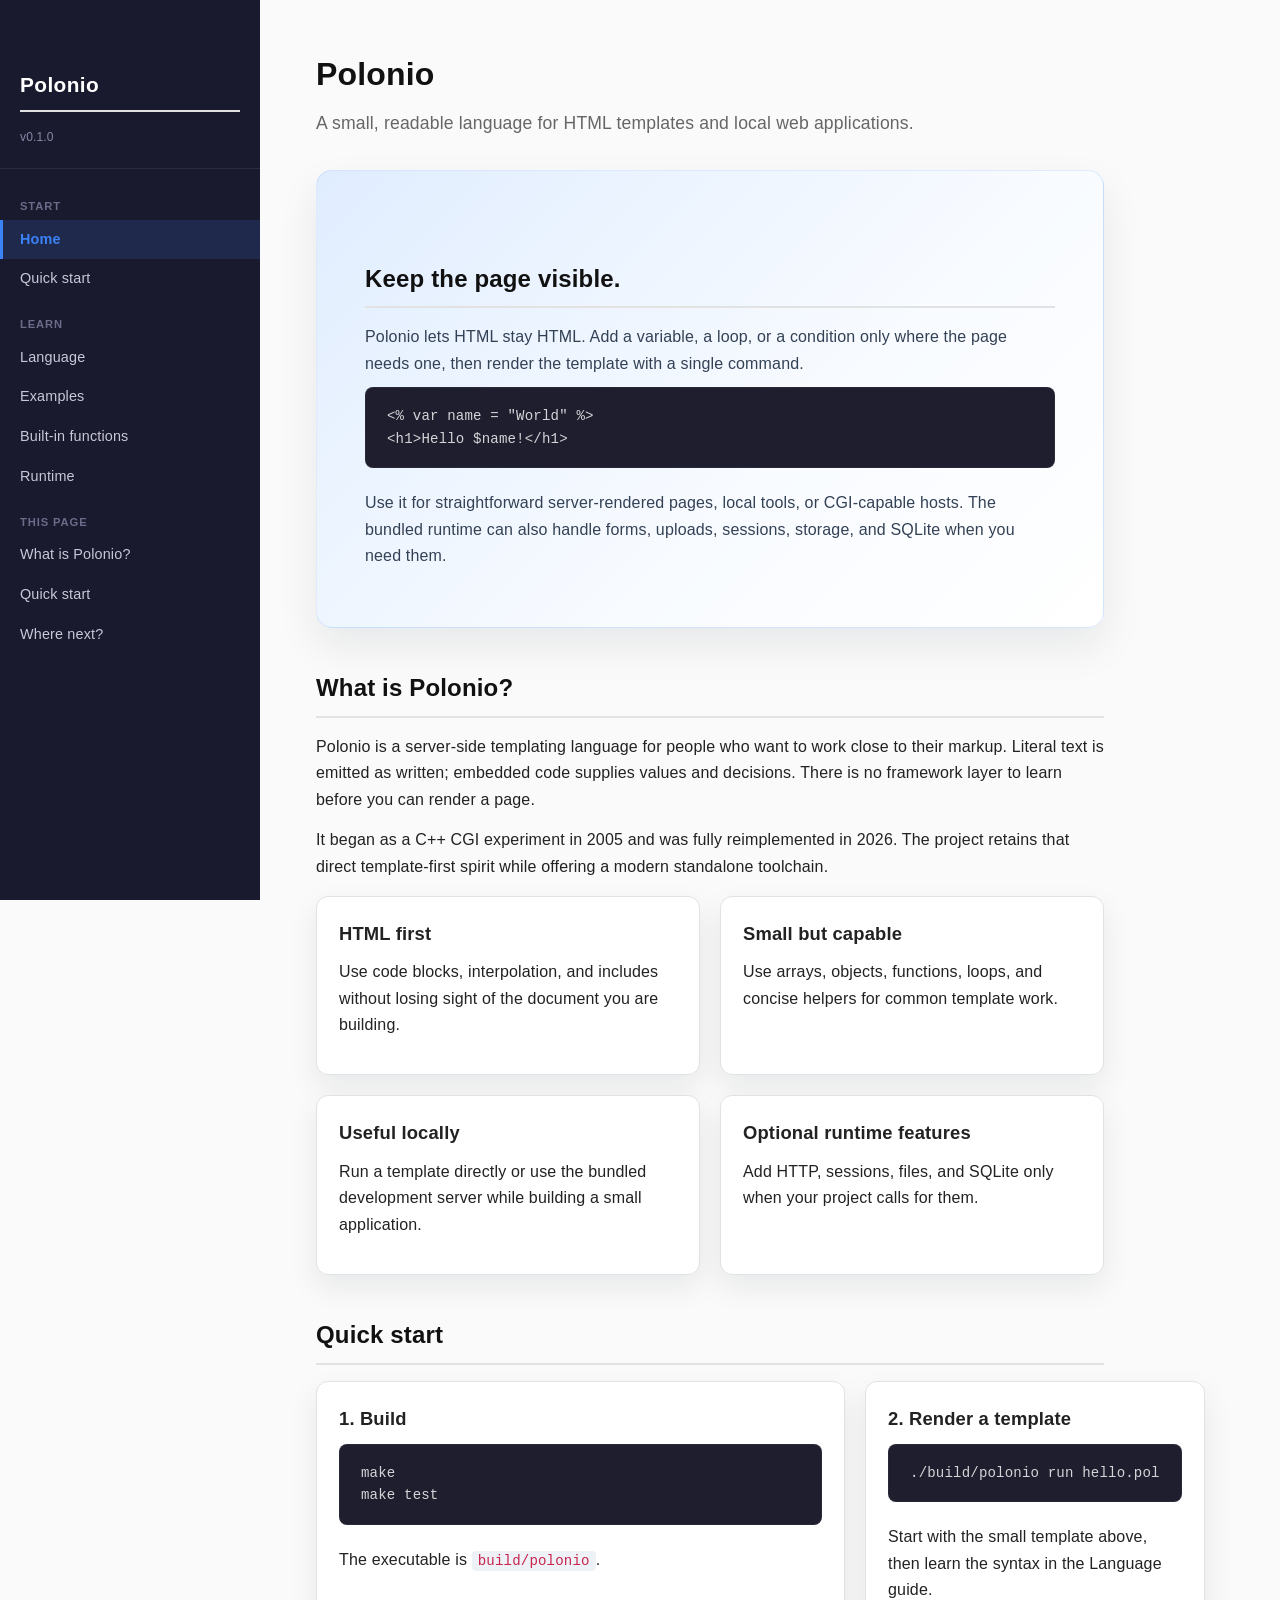
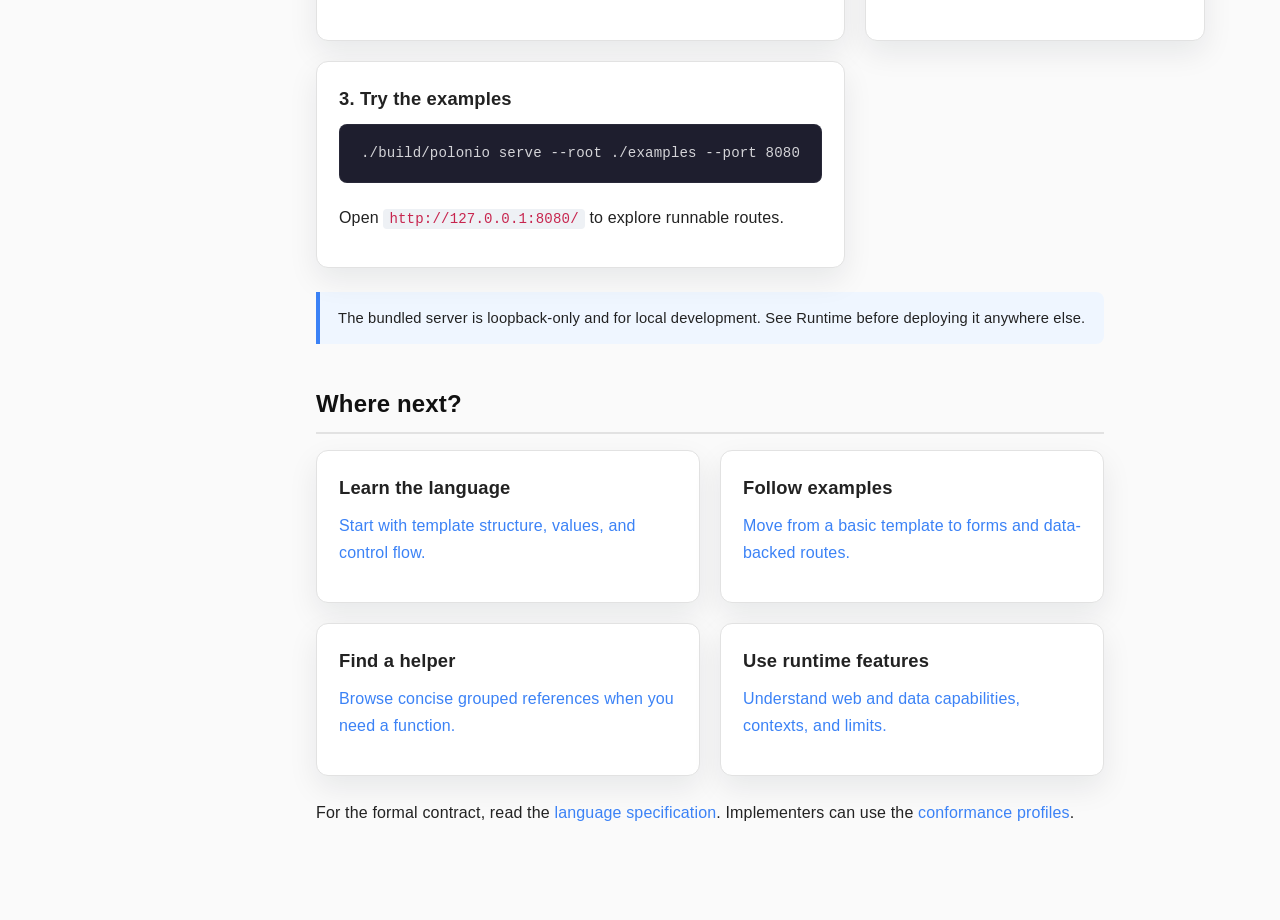
<file: docs/site/index.html>
<!doctype html>
<html lang="en">
<head>
  <meta charset="utf-8">
  <meta name="viewport" content="width=device-width,initial-scale=1">
  <title>Home — Polonio</title>
  <link rel="stylesheet" href="style.css">
</head>
<body>
<button class="hamburger" onclick="document.querySelector('.sidebar').classList.toggle('open')">&#9776;</button>
<aside class="sidebar">
  <div class="sidebar-brand"><h2>Polonio</h2><div class="tagline">v0.1.0</div></div>
  <nav>
    <div class="nav-section">Start</div>
    <a href="index.html" class="active">Home</a>
    <a class="sub" href="#quickstart">Quick start</a>
    <div class="nav-section">Learn</div>
    <a href="language.html">Language</a>
    <a href="examples.html">Examples</a>
    <a href="builtins.html">Built-in functions</a>
    <a href="runtime.html">Runtime</a>
    <div class="nav-section">This Page</div>
    <a href="#what-is">What is Polonio?</a>
    <a href="#quickstart">Quick start</a>
    <a href="#next">Where next?</a>
  </nav>
</aside>
<main class="content">
  <h1>Polonio</h1>
  <p class="subtitle">A small, readable language for HTML templates and local web applications.</p>

  <section class="hero">
    <h2>Keep the page visible.</h2>
    <p>Polonio lets HTML stay HTML. Add a variable, a loop, or a condition only where the page needs one, then render the template with a single command.</p>
    <pre><code>&lt;% var name = "World" %&gt;
&lt;h1&gt;Hello $name!&lt;/h1&gt;</code></pre>
    <p>Use it for straightforward server-rendered pages, local tools, or CGI-capable hosts. The bundled runtime can also handle forms, uploads, sessions, storage, and SQLite when you need them.</p>
  </section>

  <section id="what-is">
    <h2>What is Polonio?</h2>
    <p>Polonio is a server-side templating language for people who want to work close to their markup. Literal text is emitted as written; embedded code supplies values and decisions. There is no framework layer to learn before you can render a page.</p>
    <p>It began as a C++ CGI experiment in 2005 and was fully reimplemented in 2026. The project retains that direct template-first spirit while offering a modern standalone toolchain.</p>
    <div class="grid-2">
      <div class="card"><h3>HTML first</h3><p>Use code blocks, interpolation, and includes without losing sight of the document you are building.</p></div>
      <div class="card"><h3>Small but capable</h3><p>Use arrays, objects, functions, loops, and concise helpers for common template work.</p></div>
      <div class="card"><h3>Useful locally</h3><p>Run a template directly or use the bundled development server while building a small application.</p></div>
      <div class="card"><h3>Optional runtime features</h3><p>Add HTTP, sessions, files, and SQLite only when your project calls for them.</p></div>
    </div>
  </section>

  <section id="quickstart">
    <h2>Quick start</h2>
    <div class="grid-2">
      <div class="card">
        <h3>1. Build</h3>
        <pre><code>make
make test</code></pre>
        <p>The executable is <code>build/polonio</code>.</p>
      </div>
      <div class="card">
        <h3>2. Render a template</h3>
        <pre><code>./build/polonio run hello.pol</code></pre>
        <p>Start with the small template above, then learn the syntax in the Language guide.</p>
      </div>
      <div class="card">
        <h3>3. Try the examples</h3>
        <pre><code>./build/polonio serve --root ./examples --port 8080</code></pre>
        <p>Open <code>http://127.0.0.1:8080/</code> to explore runnable routes.</p>
      </div>
    </div>
    <div class="note">The bundled server is loopback-only and for local development. See Runtime before deploying it anywhere else.</div>
  </section>

  <section id="next">
    <h2>Where next?</h2>
    <div class="grid-2">
      <a class="card" href="language.html"><h3>Learn the language</h3><p>Start with template structure, values, and control flow.</p></a>
      <a class="card" href="examples.html"><h3>Follow examples</h3><p>Move from a basic template to forms and data-backed routes.</p></a>
      <a class="card" href="builtins.html"><h3>Find a helper</h3><p>Browse concise grouped references when you need a function.</p></a>
      <a class="card" href="runtime.html"><h3>Use runtime features</h3><p>Understand web and data capabilities, contexts, and limits.</p></a>
    </div>
    <p>For the formal contract, read the <a href="../polonio_language_spec_v0_1.md">language specification</a>. Implementers can use the <a href="../CONFORMANCE_PROFILES.md">conformance profiles</a>.</p>
  </section>
</main>
</body>
</html>
</file>
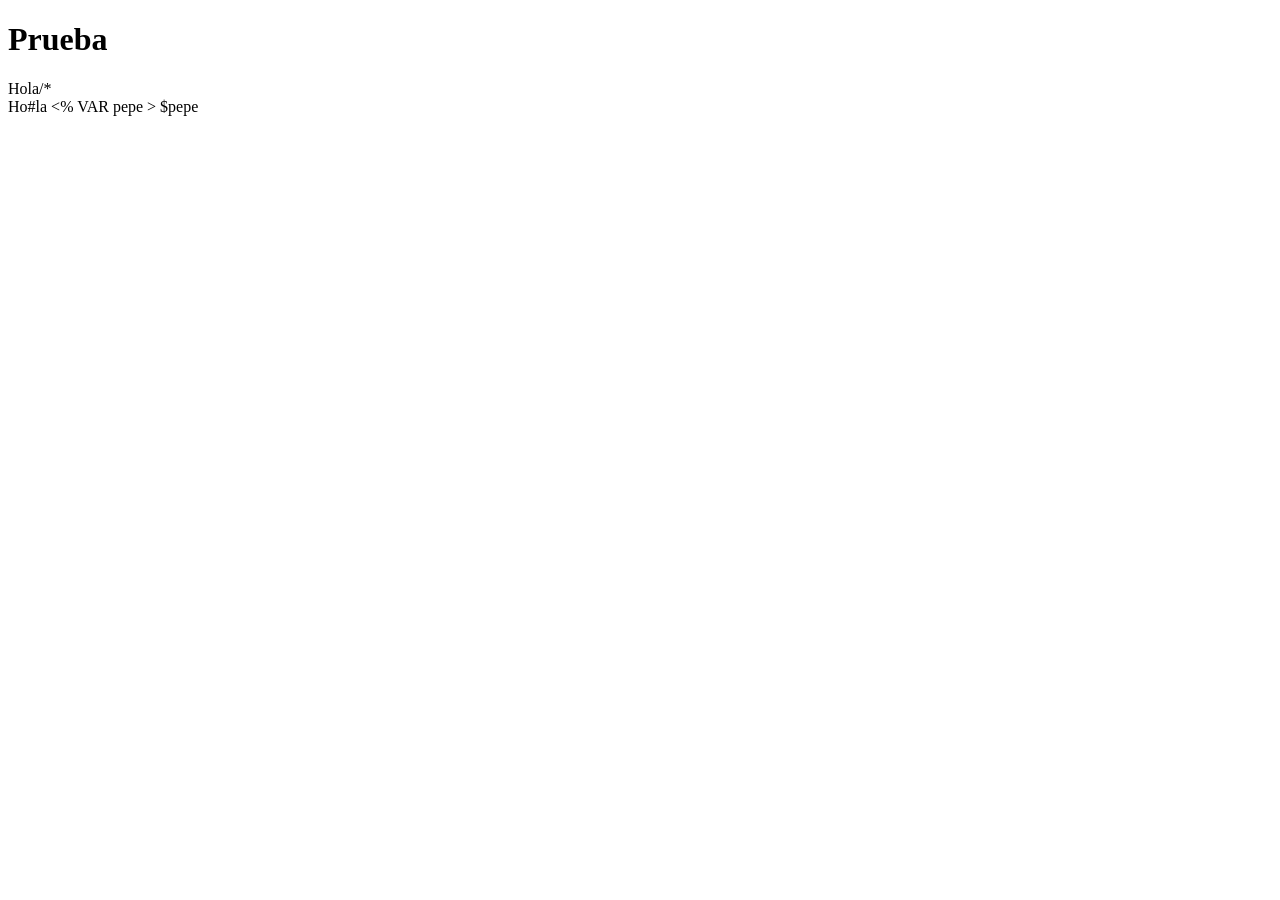
<file: history/prueba.html>
<?xml version="1.0" encoding="iso-8859-1"?>
<!DOCTYPE html PUBLIC "-//W3C//DTD XHTML 1.0 Transitional//EN" "http://www.w3.org/TR/xhtml1/DTD/xhtml1-transitional.dtd">
<html xmlns="http://www.w3.org/1999/xhtml">
<head>
<title>Pruebilla</title>
<meta http-equiv="" content="text/html; charset=iso-8859-1" />
<meta http-equiv="" content="text/html; charset=iso-8859-1" />
<meta http-equiv="" content="text/html; charset=iso-8859-1">
</head>

<body>
<h1>Prueba</h1>
Hola/*<br>
Ho#la
<% VAR pepe >
$pepe
</body>
</html>
</file>
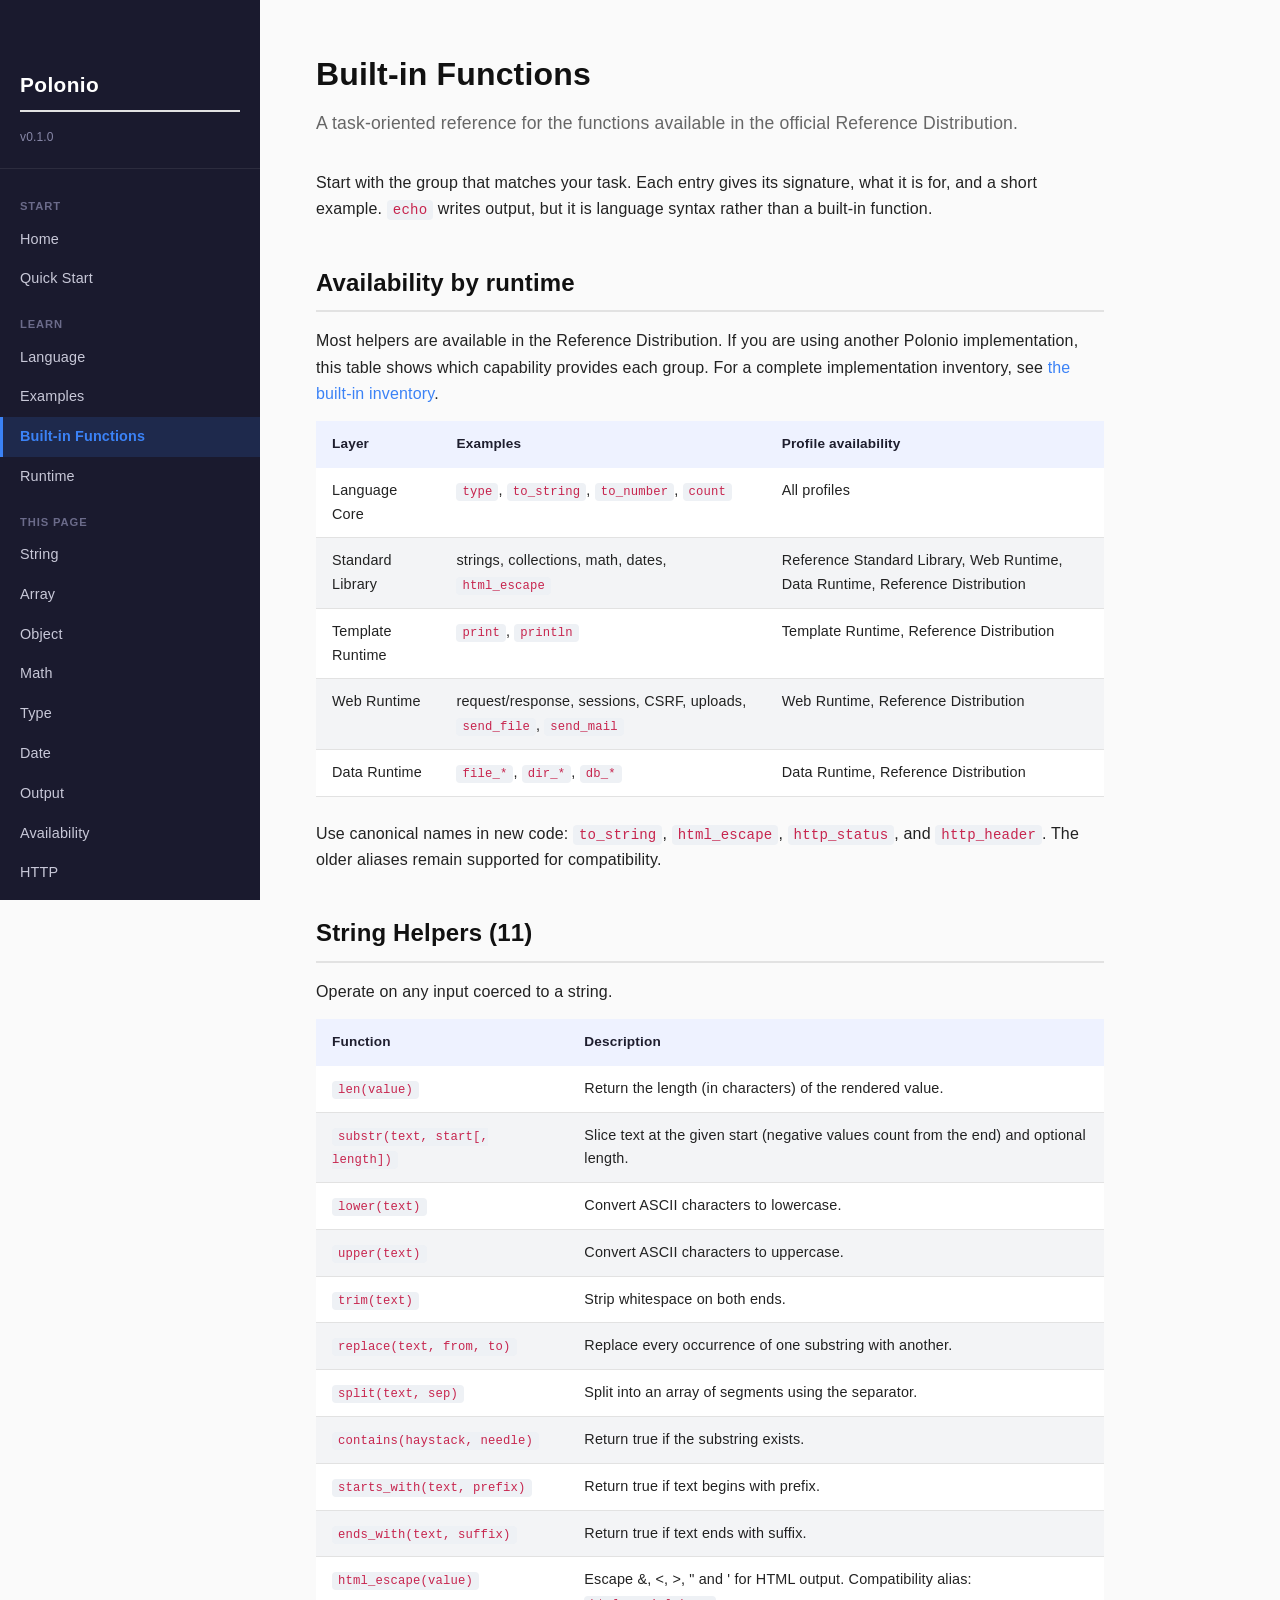
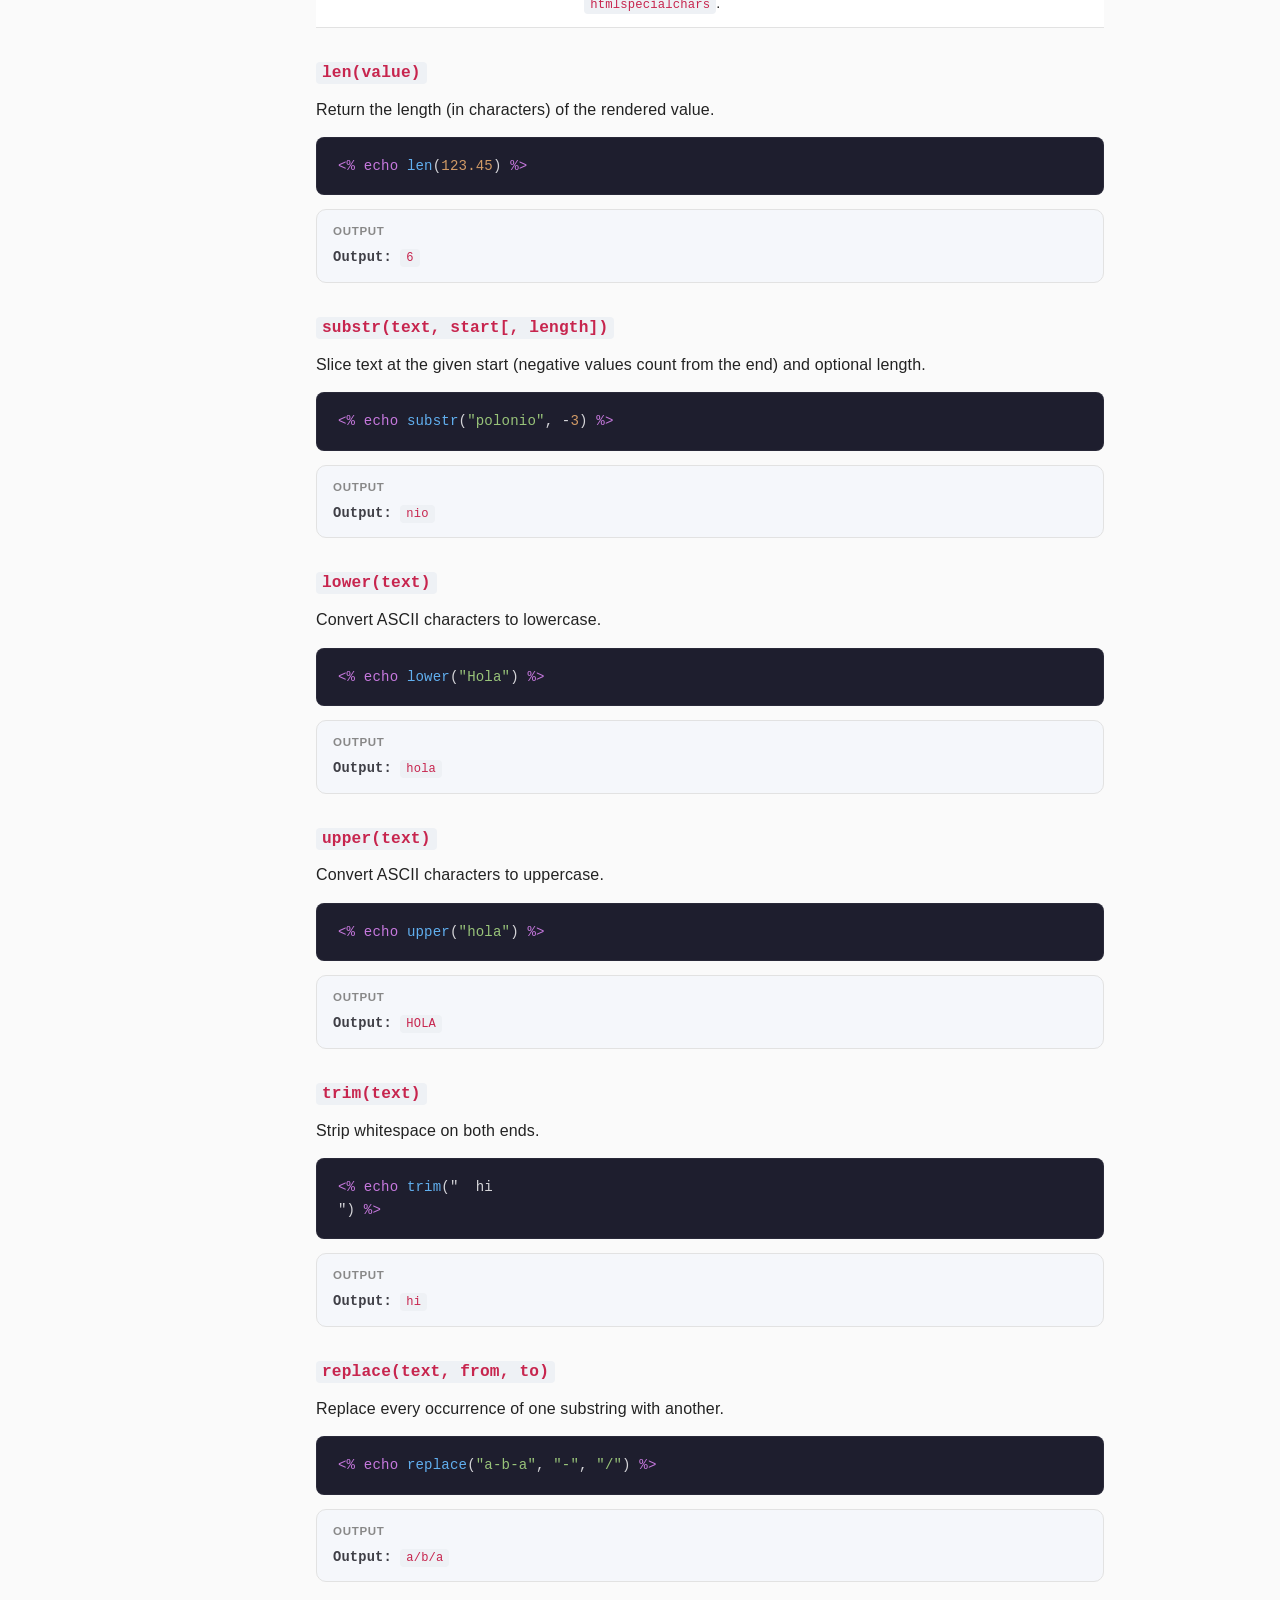
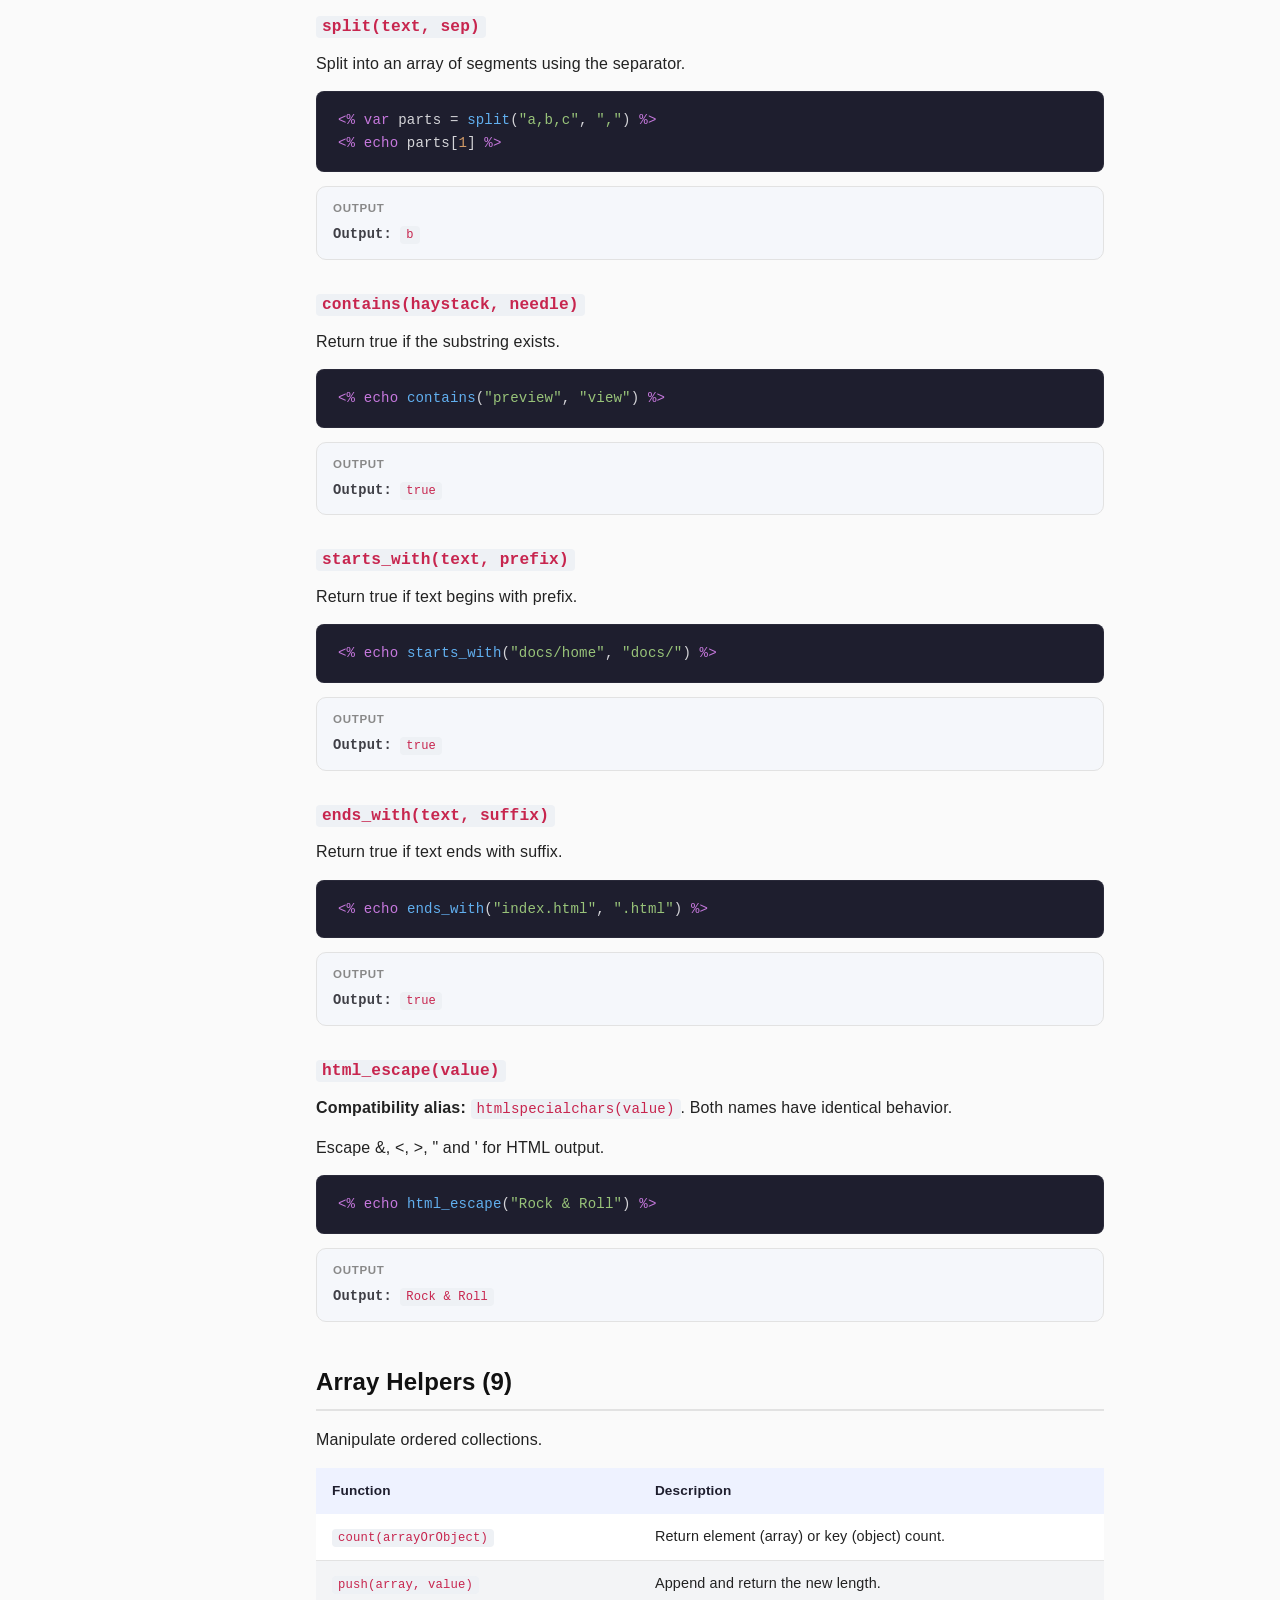
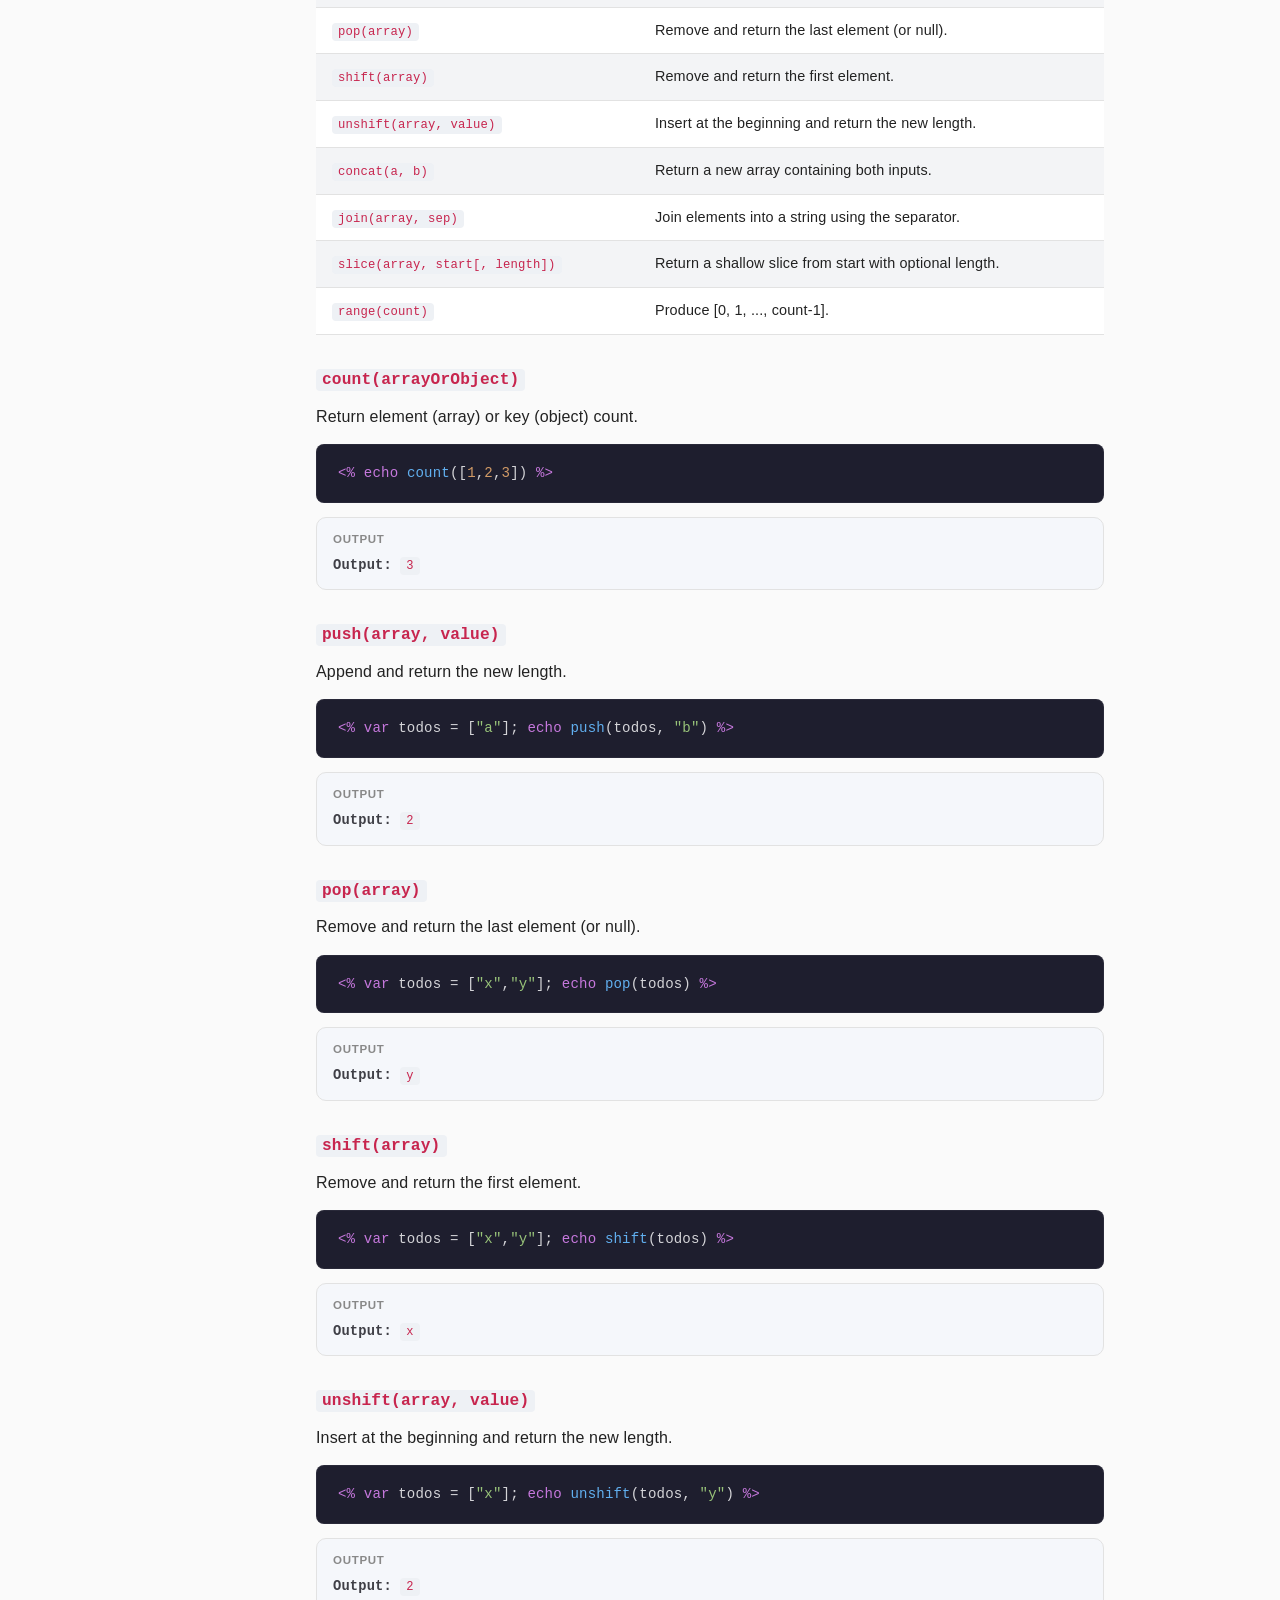
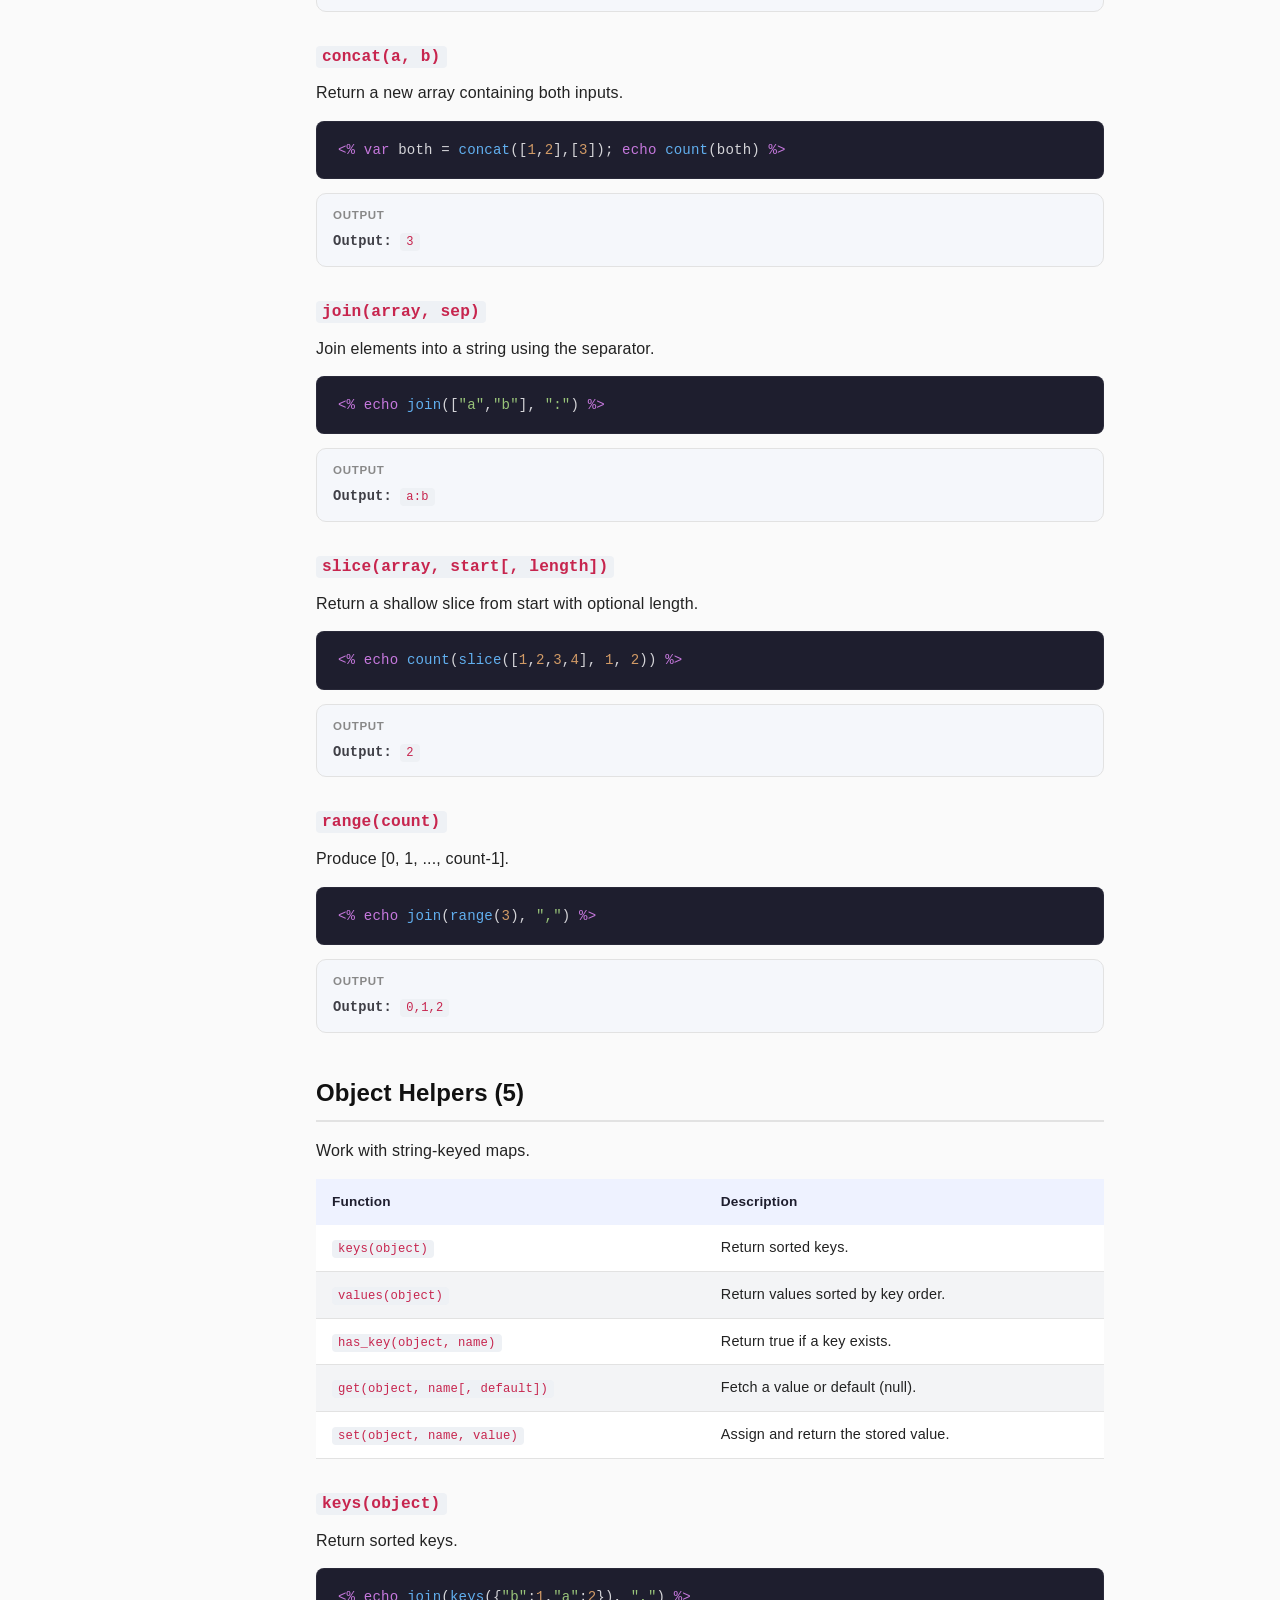
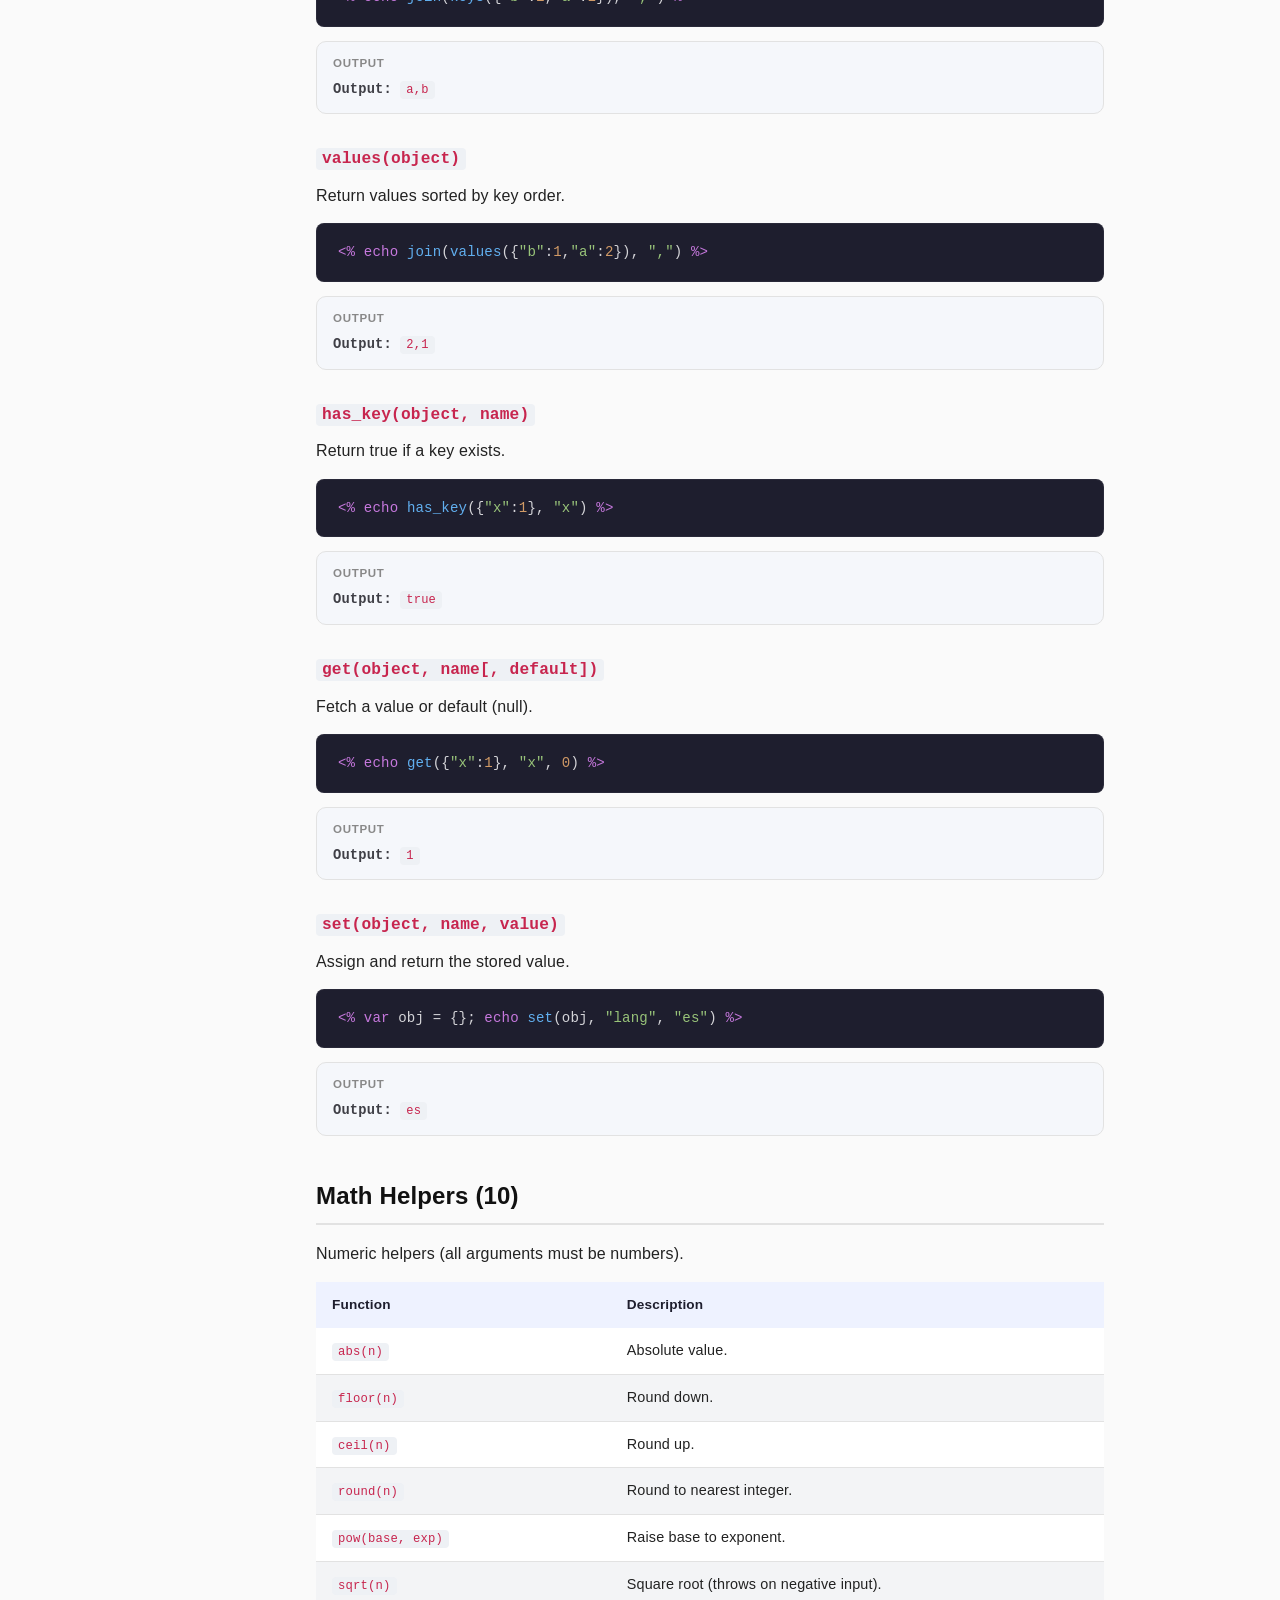
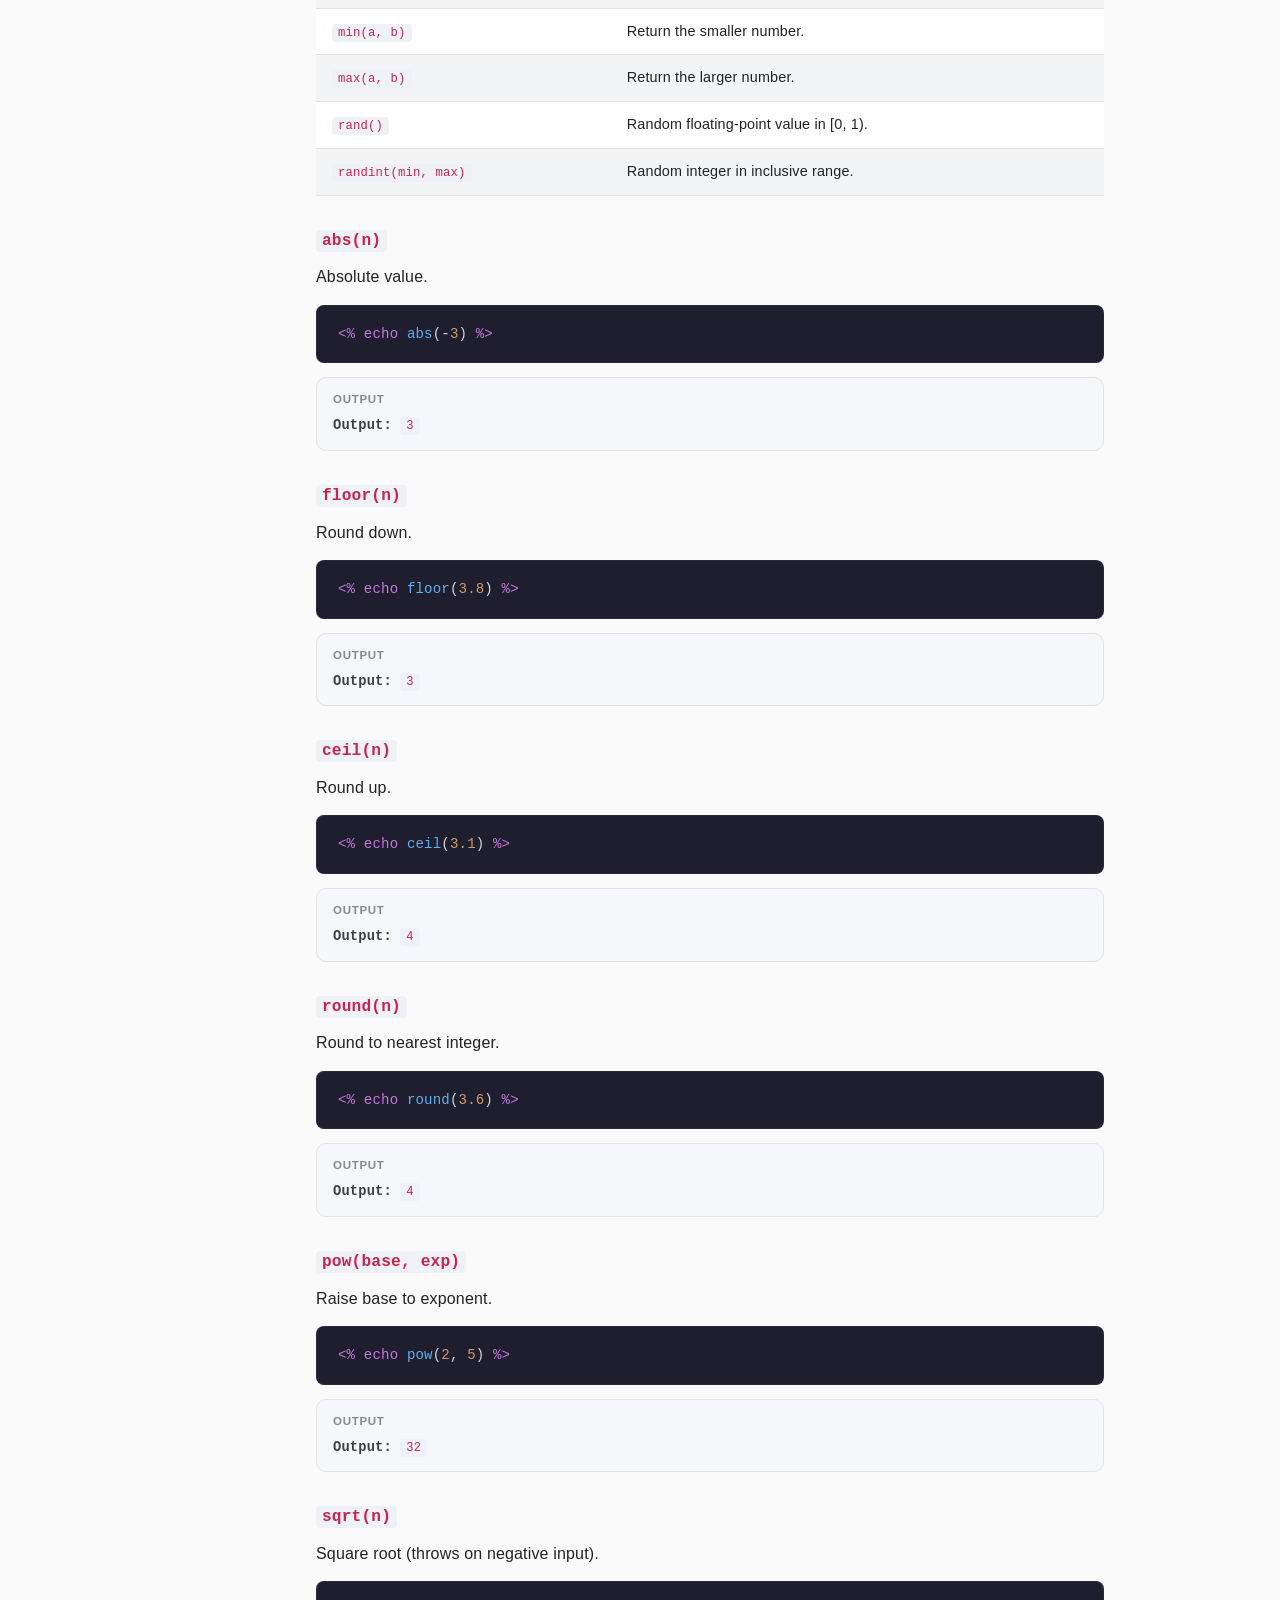
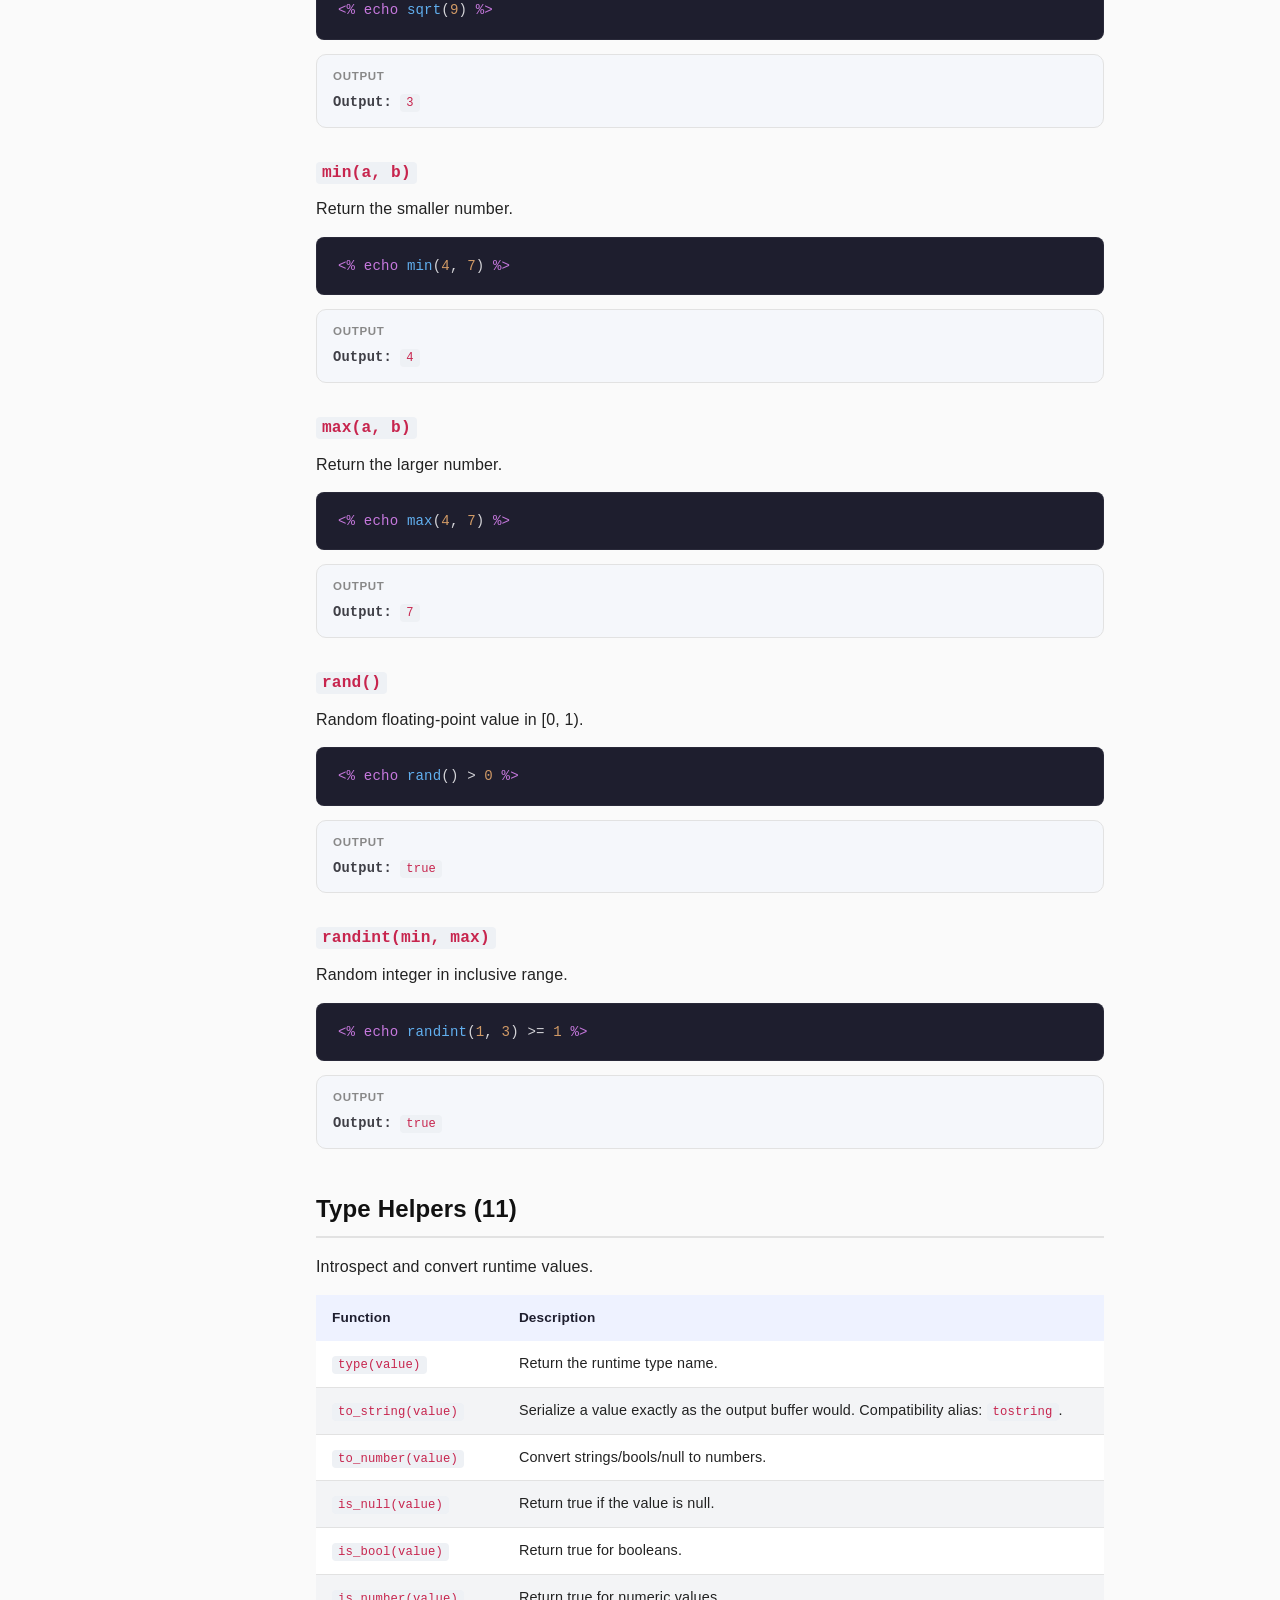
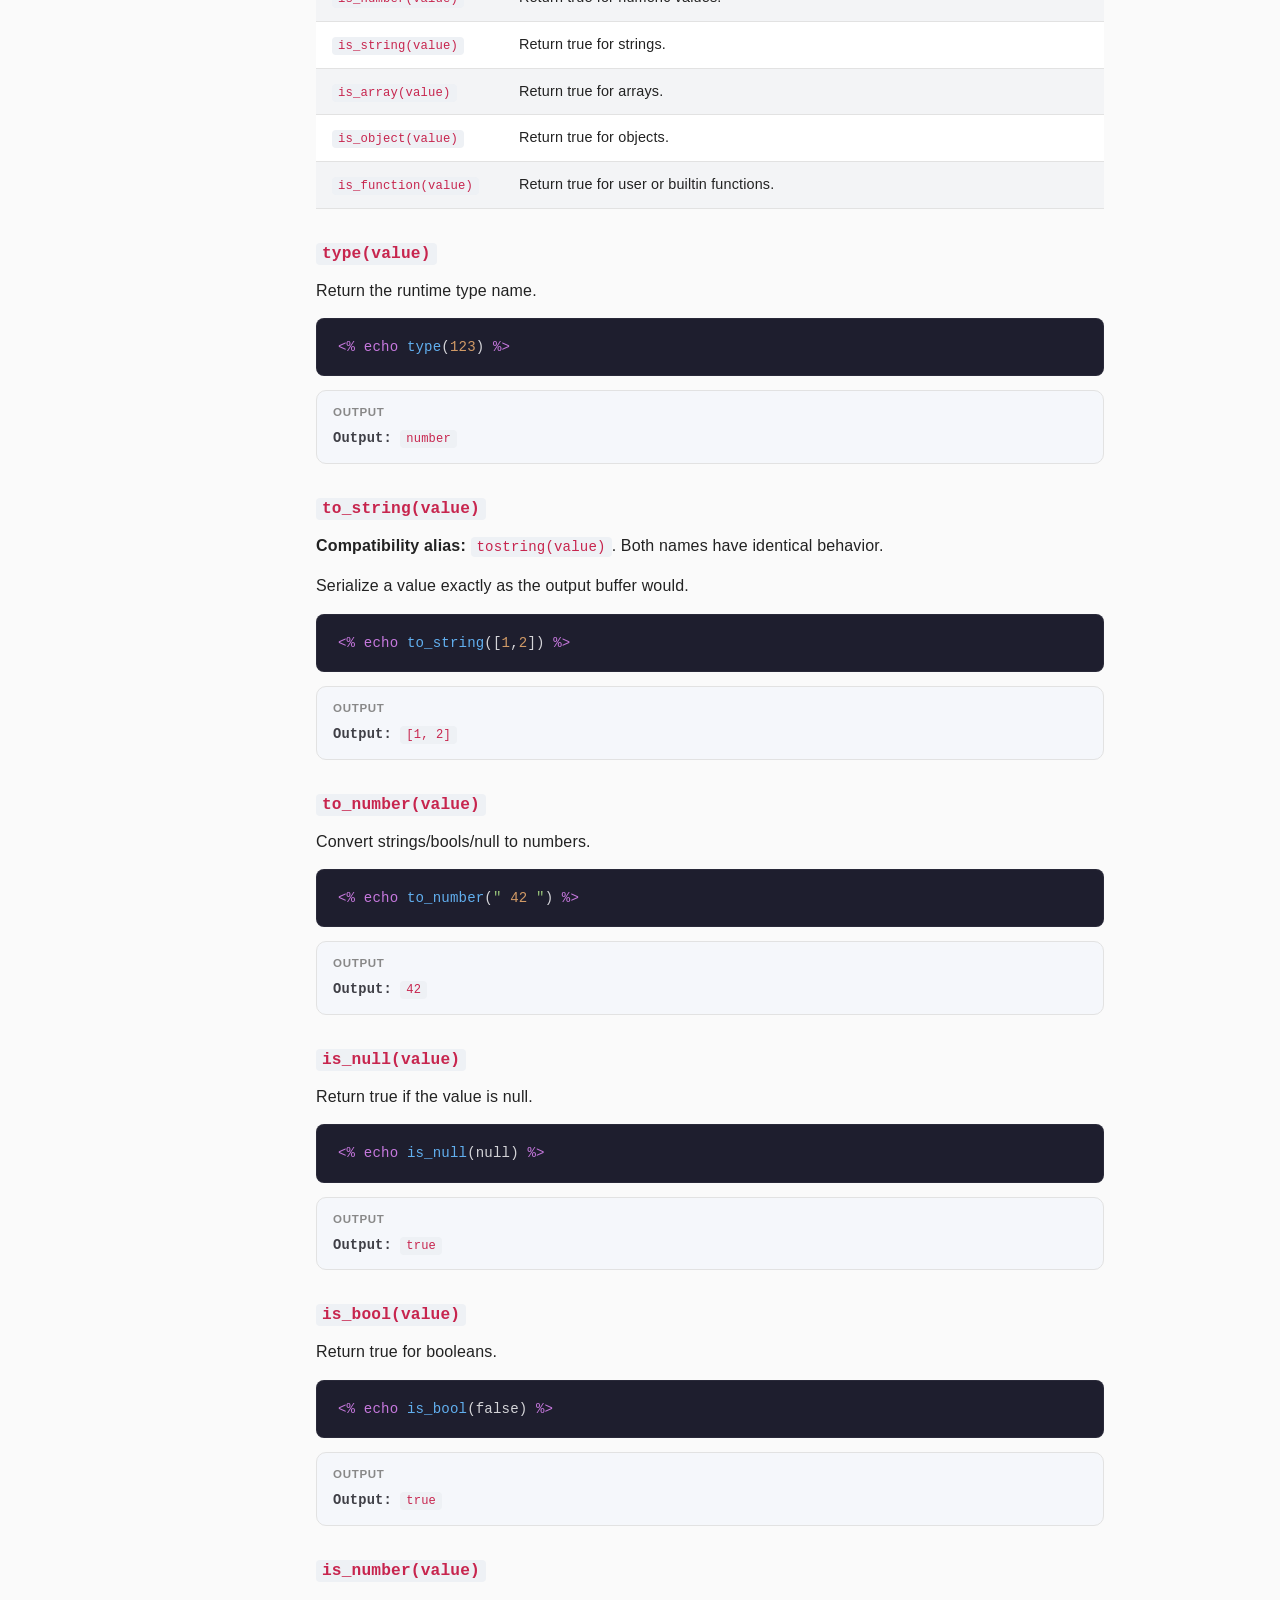
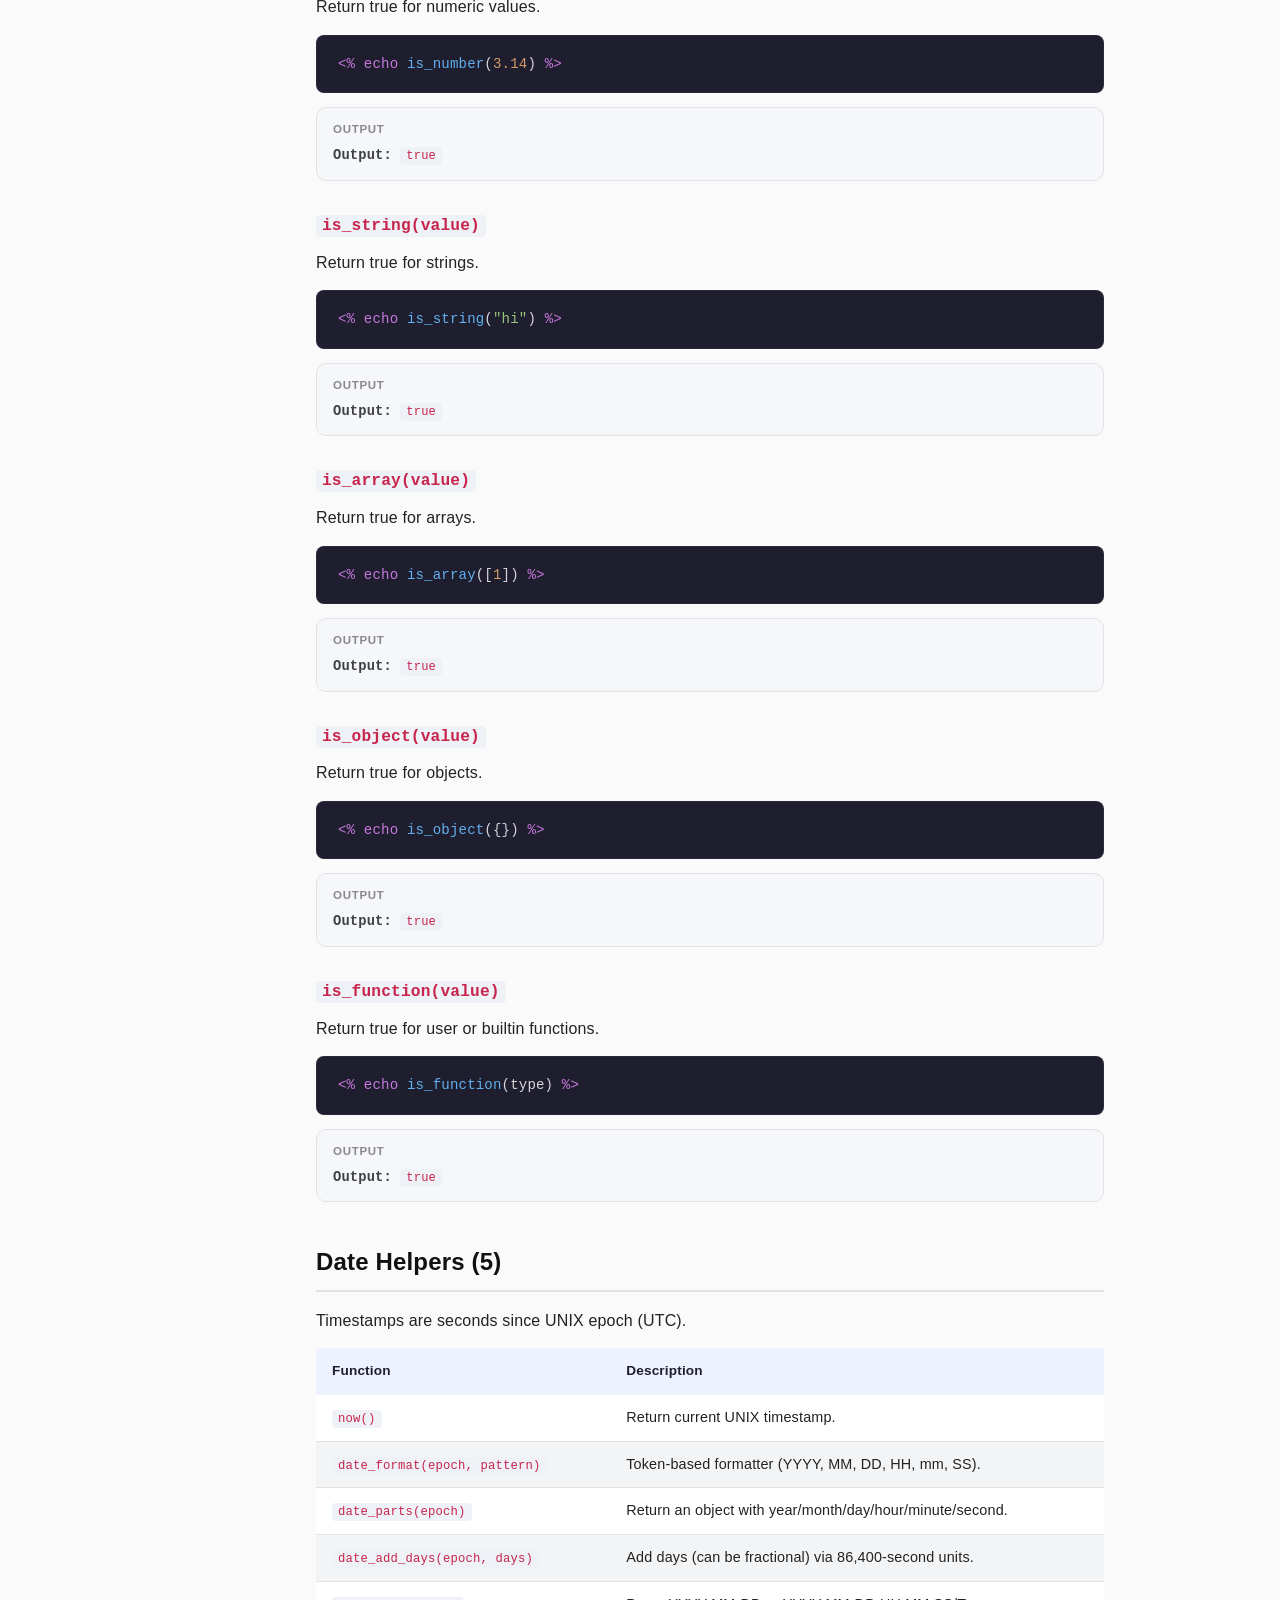
<file: docs/site/builtins.html>
<!DOCTYPE html>
<html lang="en">
<head>
  <meta charset="UTF-8">
  <meta name="viewport" content="width=device-width, initial-scale=1.0">
  <title>Built-in Functions &mdash; Polonio</title>
  <link rel="stylesheet" href="style.css">
</head>
<body>
<button class="hamburger" onclick="document.querySelector('.sidebar').classList.toggle('open')">&#9776;</button>
<aside class="sidebar">
  <div class="sidebar-brand">
    <h2>Polonio</h2>
    <div class="tagline">v0.1.0</div>
  </div>
  <nav>
    <div class="nav-section">Start</div>
    <a href="index.html">Home</a>
    <a class="sub" href="index.html#quickstart">Quick Start</a>
    <div class="nav-section">Learn</div>
    <a href="language.html">Language</a>
    <a href="examples.html">Examples</a>
    <a href="builtins.html" class="active">Built-in Functions</a>
    <a href="runtime.html">Runtime</a>
    <div class="nav-section">This Page</div>
    <a href="#string">String</a>
    <a href="#array">Array</a>
    <a href="#object">Object</a>
    <a href="#math">Math</a>
    <a href="#type">Type</a>
    <a href="#date">Date</a>
    <a href="#output">Output</a>
    <a href="#profiles">Availability</a>
    <a href="#http">HTTP</a>
    <a href="#storage">Storage</a>
    <a href="#database">Database</a>
    <a href="#runtime">Runtime APIs</a>
  </nav>
</aside>
<main class="content">
  <h1>Built-in Functions</h1>
  <p class="subtitle">A task-oriented reference for the functions available in the official Reference Distribution.</p>
  <p>Start with the group that matches your task. Each entry gives its signature, what it is for, and a short example. <code>echo</code> writes output, but it is language syntax rather than a built-in function.</p>
  <section id="profiles">
    <h2>Availability by runtime</h2>
    <p>Most helpers are available in the Reference Distribution. If you are using another Polonio implementation, this table shows which capability provides each group. For a complete implementation inventory, see <a href="../STANDARD_LIBRARY_V1.md">the built-in inventory</a>.</p>
    <div class="table-wrapper"><table>
      <thead><tr><th>Layer</th><th>Examples</th><th>Profile availability</th></tr></thead>
      <tbody>
        <tr><td>Language Core</td><td><code>type</code>, <code>to_string</code>, <code>to_number</code>, <code>count</code></td><td>All profiles</td></tr>
        <tr><td>Standard Library</td><td>strings, collections, math, dates, <code>html_escape</code></td><td>Reference Standard Library, Web Runtime, Data Runtime, Reference Distribution</td></tr>
        <tr><td>Template Runtime</td><td><code>print</code>, <code>println</code></td><td>Template Runtime, Reference Distribution</td></tr>
        <tr><td>Web Runtime</td><td>request/response, sessions, CSRF, uploads, <code>send_file</code>, <code>send_mail</code></td><td>Web Runtime, Reference Distribution</td></tr>
        <tr><td>Data Runtime</td><td><code>file_*</code>, <code>dir_*</code>, <code>db_*</code></td><td>Data Runtime, Reference Distribution</td></tr>
      </tbody>
    </table></div>
    <p>Use canonical names in new code: <code>to_string</code>, <code>html_escape</code>, <code>http_status</code>, and <code>http_header</code>. The older aliases remain supported for compatibility.</p>
  </section>
  <section id="string">
    <h2>String Helpers (11)</h2>
    <p>Operate on any input coerced to a string.</p>
    <div class="table-wrapper">
      <table>
        <thead><tr><th>Function</th><th>Description</th></tr></thead>
        <tbody>
          <tr><td><code>len(value)</code></td><td>Return the length (in characters) of the rendered value.</td></tr>
          <tr><td><code>substr(text, start[, length])</code></td><td>Slice text at the given start (negative values count from the end) and optional length.</td></tr>
          <tr><td><code>lower(text)</code></td><td>Convert ASCII characters to lowercase.</td></tr>
          <tr><td><code>upper(text)</code></td><td>Convert ASCII characters to uppercase.</td></tr>
          <tr><td><code>trim(text)</code></td><td>Strip whitespace on both ends.</td></tr>
          <tr><td><code>replace(text, from, to)</code></td><td>Replace every occurrence of one substring with another.</td></tr>
          <tr><td><code>split(text, sep)</code></td><td>Split into an array of segments using the separator.</td></tr>
          <tr><td><code>contains(haystack, needle)</code></td><td>Return true if the substring exists.</td></tr>
          <tr><td><code>starts_with(text, prefix)</code></td><td>Return true if text begins with prefix.</td></tr>
          <tr><td><code>ends_with(text, suffix)</code></td><td>Return true if text ends with suffix.</td></tr>
          <tr><td><code>html_escape(value)</code></td><td>Escape &, <, >, " and ' for HTML output. Compatibility alias: <code>htmlspecialchars</code>.</td></tr>
        </tbody>
      </table>
    </div>
    <article>
      <h3><code>len(value)</code></h3>
      <p>Return the length (in characters) of the rendered value.</p>
      <pre><code>&lt;% echo len(123.45) %&gt;</code></pre>
      <div class="example-output"><strong>Output:</strong> <code>6</code></div>
    </article>
    <article>
      <h3><code>substr(text, start[, length])</code></h3>
      <p>Slice text at the given start (negative values count from the end) and optional length.</p>
      <pre><code>&lt;% echo substr(&quot;polonio&quot;, -3) %&gt;</code></pre>
      <div class="example-output"><strong>Output:</strong> <code>nio</code></div>
    </article>
    <article>
      <h3><code>lower(text)</code></h3>
      <p>Convert ASCII characters to lowercase.</p>
      <pre><code>&lt;% echo lower(&quot;Hola&quot;) %&gt;</code></pre>
      <div class="example-output"><strong>Output:</strong> <code>hola</code></div>
    </article>
    <article>
      <h3><code>upper(text)</code></h3>
      <p>Convert ASCII characters to uppercase.</p>
      <pre><code>&lt;% echo upper(&quot;hola&quot;) %&gt;</code></pre>
      <div class="example-output"><strong>Output:</strong> <code>HOLA</code></div>
    </article>
    <article>
      <h3><code>trim(text)</code></h3>
      <p>Strip whitespace on both ends.</p>
      <pre><code>&lt;% echo trim(&quot;  hi 
&quot;) %&gt;</code></pre>
      <div class="example-output"><strong>Output:</strong> <code>hi</code></div>
    </article>
    <article>
      <h3><code>replace(text, from, to)</code></h3>
      <p>Replace every occurrence of one substring with another.</p>
      <pre><code>&lt;% echo replace(&quot;a-b-a&quot;, &quot;-&quot;, &quot;/&quot;) %&gt;</code></pre>
      <div class="example-output"><strong>Output:</strong> <code>a/b/a</code></div>
    </article>
    <article>
      <h3><code>split(text, sep)</code></h3>
      <p>Split into an array of segments using the separator.</p>
      <pre><code>&lt;% var parts = split(&quot;a,b,c&quot;, &quot;,&quot;) %&gt;
&lt;% echo parts[1] %&gt;</code></pre>
      <div class="example-output"><strong>Output:</strong> <code>b</code></div>
    </article>
    <article>
      <h3><code>contains(haystack, needle)</code></h3>
      <p>Return true if the substring exists.</p>
      <pre><code>&lt;% echo contains(&quot;preview&quot;, &quot;view&quot;) %&gt;</code></pre>
      <div class="example-output"><strong>Output:</strong> <code>true</code></div>
    </article>
    <article>
      <h3><code>starts_with(text, prefix)</code></h3>
      <p>Return true if text begins with prefix.</p>
      <pre><code>&lt;% echo starts_with(&quot;docs/home&quot;, &quot;docs/&quot;) %&gt;</code></pre>
      <div class="example-output"><strong>Output:</strong> <code>true</code></div>
    </article>
    <article>
      <h3><code>ends_with(text, suffix)</code></h3>
      <p>Return true if text ends with suffix.</p>
      <pre><code>&lt;% echo ends_with(&quot;index.html&quot;, &quot;.html&quot;) %&gt;</code></pre>
      <div class="example-output"><strong>Output:</strong> <code>true</code></div>
    </article>
    <article>
      <h3 id="html_escape"><code>html_escape(value)</code></h3>
      <p><strong>Compatibility alias:</strong> <code>htmlspecialchars(value)</code>. Both names have identical behavior.</p>
      <p>Escape &, <, >, " and ' for HTML output.</p>
      <pre><code>&lt;% echo html_escape(&quot;Rock &amp; Roll&quot;) %&gt;</code></pre>
      <div class="example-output"><strong>Output:</strong> <code>Rock &amp; Roll</code></div>
    </article>
  </section>
  <section id="array">
    <h2>Array Helpers (9)</h2>
    <p>Manipulate ordered collections.</p>
    <div class="table-wrapper">
      <table>
        <thead><tr><th>Function</th><th>Description</th></tr></thead>
        <tbody>
          <tr><td><code>count(arrayOrObject)</code></td><td>Return element (array) or key (object) count.</td></tr>
          <tr><td><code>push(array, value)</code></td><td>Append and return the new length.</td></tr>
          <tr><td><code>pop(array)</code></td><td>Remove and return the last element (or null).</td></tr>
          <tr><td><code>shift(array)</code></td><td>Remove and return the first element.</td></tr>
          <tr><td><code>unshift(array, value)</code></td><td>Insert at the beginning and return the new length.</td></tr>
          <tr><td><code>concat(a, b)</code></td><td>Return a new array containing both inputs.</td></tr>
          <tr><td><code>join(array, sep)</code></td><td>Join elements into a string using the separator.</td></tr>
          <tr><td><code>slice(array, start[, length])</code></td><td>Return a shallow slice from start with optional length.</td></tr>
          <tr><td><code>range(count)</code></td><td>Produce [0, 1, ..., count-1].</td></tr>
        </tbody>
      </table>
    </div>
    <article>
      <h3><code>count(arrayOrObject)</code></h3>
      <p>Return element (array) or key (object) count.</p>
      <pre><code>&lt;% echo count([1,2,3]) %&gt;</code></pre>
      <div class="example-output"><strong>Output:</strong> <code>3</code></div>
    </article>
    <article>
      <h3><code>push(array, value)</code></h3>
      <p>Append and return the new length.</p>
      <pre><code>&lt;% var todos = [&quot;a&quot;]; echo push(todos, &quot;b&quot;) %&gt;</code></pre>
      <div class="example-output"><strong>Output:</strong> <code>2</code></div>
    </article>
    <article>
      <h3><code>pop(array)</code></h3>
      <p>Remove and return the last element (or null).</p>
      <pre><code>&lt;% var todos = [&quot;x&quot;,&quot;y&quot;]; echo pop(todos) %&gt;</code></pre>
      <div class="example-output"><strong>Output:</strong> <code>y</code></div>
    </article>
    <article>
      <h3><code>shift(array)</code></h3>
      <p>Remove and return the first element.</p>
      <pre><code>&lt;% var todos = [&quot;x&quot;,&quot;y&quot;]; echo shift(todos) %&gt;</code></pre>
      <div class="example-output"><strong>Output:</strong> <code>x</code></div>
    </article>
    <article>
      <h3><code>unshift(array, value)</code></h3>
      <p>Insert at the beginning and return the new length.</p>
      <pre><code>&lt;% var todos = [&quot;x&quot;]; echo unshift(todos, &quot;y&quot;) %&gt;</code></pre>
      <div class="example-output"><strong>Output:</strong> <code>2</code></div>
    </article>
    <article>
      <h3><code>concat(a, b)</code></h3>
      <p>Return a new array containing both inputs.</p>
      <pre><code>&lt;% var both = concat([1,2],[3]); echo count(both) %&gt;</code></pre>
      <div class="example-output"><strong>Output:</strong> <code>3</code></div>
    </article>
    <article>
      <h3><code>join(array, sep)</code></h3>
      <p>Join elements into a string using the separator.</p>
      <pre><code>&lt;% echo join([&quot;a&quot;,&quot;b&quot;], &quot;:&quot;) %&gt;</code></pre>
      <div class="example-output"><strong>Output:</strong> <code>a:b</code></div>
    </article>
    <article>
      <h3><code>slice(array, start[, length])</code></h3>
      <p>Return a shallow slice from start with optional length.</p>
      <pre><code>&lt;% echo count(slice([1,2,3,4], 1, 2)) %&gt;</code></pre>
      <div class="example-output"><strong>Output:</strong> <code>2</code></div>
    </article>
    <article>
      <h3><code>range(count)</code></h3>
      <p>Produce [0, 1, ..., count-1].</p>
      <pre><code>&lt;% echo join(range(3), &quot;,&quot;) %&gt;</code></pre>
      <div class="example-output"><strong>Output:</strong> <code>0,1,2</code></div>
    </article>
  </section>
  <section id="object">
    <h2>Object Helpers (5)</h2>
    <p>Work with string-keyed maps.</p>
    <div class="table-wrapper">
      <table>
        <thead><tr><th>Function</th><th>Description</th></tr></thead>
        <tbody>
          <tr><td><code>keys(object)</code></td><td>Return sorted keys.</td></tr>
          <tr><td><code>values(object)</code></td><td>Return values sorted by key order.</td></tr>
          <tr><td><code>has_key(object, name)</code></td><td>Return true if a key exists.</td></tr>
          <tr><td><code>get(object, name[, default])</code></td><td>Fetch a value or default (null).</td></tr>
          <tr><td><code>set(object, name, value)</code></td><td>Assign and return the stored value.</td></tr>
        </tbody>
      </table>
    </div>
    <article>
      <h3><code>keys(object)</code></h3>
      <p>Return sorted keys.</p>
      <pre><code>&lt;% echo join(keys({&quot;b&quot;:1,&quot;a&quot;:2}), &quot;,&quot;) %&gt;</code></pre>
      <div class="example-output"><strong>Output:</strong> <code>a,b</code></div>
    </article>
    <article>
      <h3><code>values(object)</code></h3>
      <p>Return values sorted by key order.</p>
      <pre><code>&lt;% echo join(values({&quot;b&quot;:1,&quot;a&quot;:2}), &quot;,&quot;) %&gt;</code></pre>
      <div class="example-output"><strong>Output:</strong> <code>2,1</code></div>
    </article>
    <article>
      <h3><code>has_key(object, name)</code></h3>
      <p>Return true if a key exists.</p>
      <pre><code>&lt;% echo has_key({&quot;x&quot;:1}, &quot;x&quot;) %&gt;</code></pre>
      <div class="example-output"><strong>Output:</strong> <code>true</code></div>
    </article>
    <article>
      <h3><code>get(object, name[, default])</code></h3>
      <p>Fetch a value or default (null).</p>
      <pre><code>&lt;% echo get({&quot;x&quot;:1}, &quot;x&quot;, 0) %&gt;</code></pre>
      <div class="example-output"><strong>Output:</strong> <code>1</code></div>
    </article>
    <article>
      <h3><code>set(object, name, value)</code></h3>
      <p>Assign and return the stored value.</p>
      <pre><code>&lt;% var obj = {}; echo set(obj, &quot;lang&quot;, &quot;es&quot;) %&gt;</code></pre>
      <div class="example-output"><strong>Output:</strong> <code>es</code></div>
    </article>
  </section>
  <section id="math">
    <h2>Math Helpers (10)</h2>
    <p>Numeric helpers (all arguments must be numbers).</p>
    <div class="table-wrapper">
      <table>
        <thead><tr><th>Function</th><th>Description</th></tr></thead>
        <tbody>
          <tr><td><code>abs(n)</code></td><td>Absolute value.</td></tr>
          <tr><td><code>floor(n)</code></td><td>Round down.</td></tr>
          <tr><td><code>ceil(n)</code></td><td>Round up.</td></tr>
          <tr><td><code>round(n)</code></td><td>Round to nearest integer.</td></tr>
          <tr><td><code>pow(base, exp)</code></td><td>Raise base to exponent.</td></tr>
          <tr><td><code>sqrt(n)</code></td><td>Square root (throws on negative input).</td></tr>
          <tr><td><code>min(a, b)</code></td><td>Return the smaller number.</td></tr>
          <tr><td><code>max(a, b)</code></td><td>Return the larger number.</td></tr>
          <tr><td><code>rand()</code></td><td>Random floating-point value in [0, 1).</td></tr>
          <tr><td><code>randint(min, max)</code></td><td>Random integer in inclusive range.</td></tr>
        </tbody>
      </table>
    </div>
    <article>
      <h3><code>abs(n)</code></h3>
      <p>Absolute value.</p>
      <pre><code>&lt;% echo abs(-3) %&gt;</code></pre>
      <div class="example-output"><strong>Output:</strong> <code>3</code></div>
    </article>
    <article>
      <h3><code>floor(n)</code></h3>
      <p>Round down.</p>
      <pre><code>&lt;% echo floor(3.8) %&gt;</code></pre>
      <div class="example-output"><strong>Output:</strong> <code>3</code></div>
    </article>
    <article>
      <h3><code>ceil(n)</code></h3>
      <p>Round up.</p>
      <pre><code>&lt;% echo ceil(3.1) %&gt;</code></pre>
      <div class="example-output"><strong>Output:</strong> <code>4</code></div>
    </article>
    <article>
      <h3><code>round(n)</code></h3>
      <p>Round to nearest integer.</p>
      <pre><code>&lt;% echo round(3.6) %&gt;</code></pre>
      <div class="example-output"><strong>Output:</strong> <code>4</code></div>
    </article>
    <article>
      <h3><code>pow(base, exp)</code></h3>
      <p>Raise base to exponent.</p>
      <pre><code>&lt;% echo pow(2, 5) %&gt;</code></pre>
      <div class="example-output"><strong>Output:</strong> <code>32</code></div>
    </article>
    <article>
      <h3><code>sqrt(n)</code></h3>
      <p>Square root (throws on negative input).</p>
      <pre><code>&lt;% echo sqrt(9) %&gt;</code></pre>
      <div class="example-output"><strong>Output:</strong> <code>3</code></div>
    </article>
    <article>
      <h3><code>min(a, b)</code></h3>
      <p>Return the smaller number.</p>
      <pre><code>&lt;% echo min(4, 7) %&gt;</code></pre>
      <div class="example-output"><strong>Output:</strong> <code>4</code></div>
    </article>
    <article>
      <h3><code>max(a, b)</code></h3>
      <p>Return the larger number.</p>
      <pre><code>&lt;% echo max(4, 7) %&gt;</code></pre>
      <div class="example-output"><strong>Output:</strong> <code>7</code></div>
    </article>
    <article>
      <h3><code>rand()</code></h3>
      <p>Random floating-point value in [0, 1).</p>
      <pre><code>&lt;% echo rand() &gt; 0 %&gt;</code></pre>
      <div class="example-output"><strong>Output:</strong> <code>true</code></div>
    </article>
    <article>
      <h3><code>randint(min, max)</code></h3>
      <p>Random integer in inclusive range.</p>
      <pre><code>&lt;% echo randint(1, 3) &gt;= 1 %&gt;</code></pre>
      <div class="example-output"><strong>Output:</strong> <code>true</code></div>
    </article>
  </section>
  <section id="type">
    <h2>Type Helpers (11)</h2>
    <p>Introspect and convert runtime values.</p>
    <div class="table-wrapper">
      <table>
        <thead><tr><th>Function</th><th>Description</th></tr></thead>
        <tbody>
          <tr><td><code>type(value)</code></td><td>Return the runtime type name.</td></tr>
          <tr><td><code>to_string(value)</code></td><td>Serialize a value exactly as the output buffer would. Compatibility alias: <code>tostring</code>.</td></tr>
          <tr><td><code>to_number(value)</code></td><td>Convert strings/bools/null to numbers.</td></tr>
          <tr><td><code>is_null(value)</code></td><td>Return true if the value is null.</td></tr>
          <tr><td><code>is_bool(value)</code></td><td>Return true for booleans.</td></tr>
          <tr><td><code>is_number(value)</code></td><td>Return true for numeric values.</td></tr>
          <tr><td><code>is_string(value)</code></td><td>Return true for strings.</td></tr>
          <tr><td><code>is_array(value)</code></td><td>Return true for arrays.</td></tr>
          <tr><td><code>is_object(value)</code></td><td>Return true for objects.</td></tr>
          <tr><td><code>is_function(value)</code></td><td>Return true for user or builtin functions.</td></tr>
        </tbody>
      </table>
    </div>
    <article>
      <h3><code>type(value)</code></h3>
      <p>Return the runtime type name.</p>
      <pre><code>&lt;% echo type(123) %&gt;</code></pre>
      <div class="example-output"><strong>Output:</strong> <code>number</code></div>
    </article>
    <article>
      <h3 id="to_string"><code>to_string(value)</code></h3>
      <p><strong>Compatibility alias:</strong> <code>tostring(value)</code>. Both names have identical behavior.</p>
      <p>Serialize a value exactly as the output buffer would.</p>
      <pre><code>&lt;% echo to_string([1,2]) %&gt;</code></pre>
      <div class="example-output"><strong>Output:</strong> <code>[1, 2]</code></div>
    </article>
    <article>
      <h3><code>to_number(value)</code></h3>
      <p>Convert strings/bools/null to numbers.</p>
      <pre><code>&lt;% echo to_number(&quot; 42 &quot;) %&gt;</code></pre>
      <div class="example-output"><strong>Output:</strong> <code>42</code></div>
    </article>
    <article>
      <h3><code>is_null(value)</code></h3>
      <p>Return true if the value is null.</p>
      <pre><code>&lt;% echo is_null(null) %&gt;</code></pre>
      <div class="example-output"><strong>Output:</strong> <code>true</code></div>
    </article>
    <article>
      <h3><code>is_bool(value)</code></h3>
      <p>Return true for booleans.</p>
      <pre><code>&lt;% echo is_bool(false) %&gt;</code></pre>
      <div class="example-output"><strong>Output:</strong> <code>true</code></div>
    </article>
    <article>
      <h3><code>is_number(value)</code></h3>
      <p>Return true for numeric values.</p>
      <pre><code>&lt;% echo is_number(3.14) %&gt;</code></pre>
      <div class="example-output"><strong>Output:</strong> <code>true</code></div>
    </article>
    <article>
      <h3><code>is_string(value)</code></h3>
      <p>Return true for strings.</p>
      <pre><code>&lt;% echo is_string(&quot;hi&quot;) %&gt;</code></pre>
      <div class="example-output"><strong>Output:</strong> <code>true</code></div>
    </article>
    <article>
      <h3><code>is_array(value)</code></h3>
      <p>Return true for arrays.</p>
      <pre><code>&lt;% echo is_array([1]) %&gt;</code></pre>
      <div class="example-output"><strong>Output:</strong> <code>true</code></div>
    </article>
    <article>
      <h3><code>is_object(value)</code></h3>
      <p>Return true for objects.</p>
      <pre><code>&lt;% echo is_object({}) %&gt;</code></pre>
      <div class="example-output"><strong>Output:</strong> <code>true</code></div>
    </article>
    <article>
      <h3><code>is_function(value)</code></h3>
      <p>Return true for user or builtin functions.</p>
      <pre><code>&lt;% echo is_function(type) %&gt;</code></pre>
      <div class="example-output"><strong>Output:</strong> <code>true</code></div>
    </article>
  </section>
  <section id="date">
    <h2>Date Helpers (5)</h2>
    <p>Timestamps are seconds since UNIX epoch (UTC).</p>
    <div class="table-wrapper">
      <table>
        <thead><tr><th>Function</th><th>Description</th></tr></thead>
        <tbody>
          <tr><td><code>now()</code></td><td>Return current UNIX timestamp.</td></tr>
          <tr><td><code>date_format(epoch, pattern)</code></td><td>Token-based formatter (YYYY, MM, DD, HH, mm, SS).</td></tr>
          <tr><td><code>date_parts(epoch)</code></td><td>Return an object with year/month/day/hour/minute/second.</td></tr>
          <tr><td><code>date_add_days(epoch, days)</code></td><td>Add days (can be fractional) via 86,400-second units.</td></tr>
          <tr><td><code>date_parse(text)</code></td><td>Parse YYYY-MM-DD or YYYY-MM-DD HH:MM:SS/T.</td></tr>
        </tbody>
      </table>
    </div>
    <article>
      <h3><code>now()</code></h3>
      <p>Return current UNIX timestamp.</p>
      <pre><code>&lt;% echo now() &gt; 0 %&gt;</code></pre>
      <div class="example-output"><strong>Output:</strong> <code>true</code></div>
    </article>
    <article>
      <h3><code>date_format(epoch, pattern)</code></h3>
      <p>Token-based formatter (YYYY, MM, DD, HH, mm, SS).</p>
      <pre><code>&lt;% echo date_format(0, &quot;YYYY-MM-DD&quot;) %&gt;</code></pre>
      <div class="example-output"><strong>Output:</strong> <code>1970-01-01</code></div>
    </article>
    <article>
      <h3><code>date_parts(epoch)</code></h3>
      <p>Return an object with year/month/day/hour/minute/second.</p>
      <pre><code>&lt;% var p = date_parts(0); echo p[&quot;year&quot;] %&gt;</code></pre>
      <div class="example-output"><strong>Output:</strong> <code>1970</code></div>
    </article>
    <article>
      <h3><code>date_add_days(epoch, days)</code></h3>
      <p>Add days (can be fractional) via 86,400-second units.</p>
      <pre><code>&lt;% echo date_add_days(0, 1) %&gt;</code></pre>
      <div class="example-output"><strong>Output:</strong> <code>86400</code></div>
    </article>
    <article>
      <h3><code>date_parse(text)</code></h3>
      <p>Parse YYYY-MM-DD or YYYY-MM-DD HH:MM:SS/T.</p>
      <pre><code>&lt;% echo date_parse(&quot;2026-01-05&quot;) %&gt;</code></pre>
      <div class="example-output"><strong>Output:</strong> <code>1767225600</code></div>
    </article>
  </section>
  <section id="output">
    <h2>Output Helpers (4)</h2>
    <p>Control how text is emitted from templates.</p>
    <div class="table-wrapper">
      <table>
        <thead><tr><th>Function</th><th>Description</th></tr></thead>
        <tbody>
          <tr><td><code>print(...values)</code></td><td>Alias for <code>echo</code>.</td></tr>
          <tr><td><code>println(...values)</code></td><td>Print followed by newline.</td></tr>
          <tr><td><code>nl2br(text)</code></td><td>Convert newlines to <code>&lt;br&gt;</code>+
 sequences.</td></tr>
          <tr><td><code>debug(value)</code></td><td>Describe a value on stderr (does not affect HTML).</td></tr>
        </tbody>
      </table>
    </div>
    <article>
      <h3><code>print(...values)</code></h3>
      <p>Alias for <code>echo</code>.</p>
      <pre><code>&lt;% print(&quot;hi&quot;) %&gt;</code></pre>
      <div class="example-output"><strong>Output:</strong> <code>hi</code></div>
    </article>
    <article>
      <h3><code>println(...values)</code></h3>
      <p>Print followed by newline.</p>
      <pre><code>&lt;% println(&quot;hi&quot;) %&gt;</code></pre>
      <div class="example-output"><strong>Output:</strong> <code>hi
</code></div>
    </article>
    <article>
      <h3><code>nl2br(text)</code></h3>
      <p>Convert newlines to <code>&lt;br&gt;</code>+
 sequences.</p>
      <pre><code>&lt;% echo nl2br(&quot;a
b&quot;) %&gt;</code></pre>
      <div class="example-output"><strong>Output:</strong> <code>a<br>
b</code></div>
    </article>
    <article>
      <h3><code>debug(value)</code></h3>
      <p>Describe a value on stderr (does not affect HTML).</p>
      <pre><code>&lt;% debug(_SERVER) %&gt;</code></pre>
      <div class="example-output"><strong>Output:</strong> <code>stderr</code></div>
    </article>
  </section>
  <section id="http">
    <h2>Response Helpers and URL Utilities (6)</h2>
    <p><strong>Layer:</strong> <code>http_status</code>, <code>http_header</code>, <code>http_content_type</code>, and <code>redirect</code> belong to the Web Runtime and need a <code>ResponseContext</code>; CGI and the development server are the reference distribution's current adapters. <code>urlencode</code> and <code>urldecode</code> belong to the Standard Library and do not require HTTP.</p>
    <div class="table-wrapper">
      <table>
        <thead><tr><th>Function</th><th>Description</th></tr></thead>
        <tbody>
          <tr><td><code>http_status(code)</code></td><td>Set the outgoing HTTP status line (100–599). Compatibility alias: <code>status</code>.</td></tr>
          <tr><td><code>http_header(name, value)</code></td><td>Add or overwrite headers. Compatibility alias: <code>header</code>.</td></tr>
          <tr><td><code>http_content_type(value)</code></td><td>Set the <code>Content-Type</code> header.</td></tr>
          <tr><td><code>redirect(target[, status])</code></td><td>Set Location header plus 3xx status (default 302).</td></tr>
          <tr><td><code>urlencode(text)</code></td><td>Percent-encode query-string fragments.</td></tr>
          <tr><td><code>urldecode(text)</code></td><td>Decode percent-encoded strings.</td></tr>
        </tbody>
      </table>
    </div>
    <article>
      <h3 id="http_status"><code>http_status(code)</code></h3>
      <p><strong>Compatibility alias:</strong> <code>status(code)</code>. Both names have identical behavior.</p>
      <p>Set the outgoing HTTP status line (100–599).</p>
      <pre><code>&lt;% http_status(302) %&gt;</code></pre>
      <div class="example-output"><strong>Output:</strong> <code>Status: 302</code></div>
    </article>
    <article>
      <h3 id="http_header"><code>http_header(name, value)</code></h3>
      <p><strong>Compatibility alias:</strong> <code>header(name, value)</code>. Both names have identical behavior.</p>
      <p>Add or overwrite headers.</p>
      <pre><code>&lt;% http_header(&quot;X-Test&quot;, &quot;ok&quot;) %&gt;</code></pre>
      <div class="example-output"><strong>Output:</strong> <code>X-Test: ok</code></div>
    </article>
    <article>
      <h3><code>http_content_type(value)</code></h3>
      <p>Set the <code>Content-Type</code> header.</p>
      <pre><code>&lt;% http_content_type(&quot;text/plain&quot;) %&gt;</code></pre>
      <div class="example-output"><strong>Output:</strong> <code>Content-Type: text/plain</code></div>
    </article>
    <article>
      <h3><code>redirect(target[, status])</code></h3>
      <p>Set Location header plus 3xx status (default 302).</p>
      <pre><code>&lt;% redirect(&quot;/login&quot;) %&gt;</code></pre>
      <div class="example-output"><strong>Output:</strong> <code>Status: 302 / Location: /login</code></div>
    </article>
    <article>
      <h3><code>urlencode(text)</code></h3>
      <p>Percent-encode query-string fragments.</p>
      <pre><code>&lt;% echo urlencode(&quot;hola mundo&quot;) %&gt;</code></pre>
      <div class="example-output"><strong>Output:</strong> <code>hola+mundo</code></div>
    </article>
    <article>
      <h3><code>urldecode(text)</code></h3>
      <p>Decode percent-encoded strings.</p>
      <pre><code>&lt;% echo urldecode(&quot;hola+mundo&quot;) %&gt;</code></pre>
      <div class="example-output"><strong>Output:</strong> <code>hola mundo</code></div>
    </article>
  </section>
  <section id="storage">
    <h2>Storage Functions (10)</h2>
    <p><strong>Layer:</strong> Data Runtime. The official reference distribution provides a sandboxed storage API for reading and writing files. All filesystem access occurs inside the directory referenced by the <code>POLONIO_STORAGE_PATH</code> environment variable, keeping templates away from arbitrary host files.</p>
    <p>Rules enforced by every storage builtin:</p>
    <ul>
      <li>All paths must be relative (absolute paths are rejected).</li>
      <li>Path traversal components such as <code>..</code> are rejected after normalization.</li>
      <li>Resolved paths may not escape the configured storage root.</li>
      <li>Runtime errors are raised when the storage root is missing.</li>
    </ul>
    <div class="table-wrapper">
      <table>
        <thead><tr><th>Function</th><th>Description</th></tr></thead>
        <tbody>
          <tr><td><code>file_read(path)</code></td><td>Read a file as a string.</td></tr>
          <tr><td><code>file_write(path, content)</code></td><td>Write (replace) the contents of a file.</td></tr>
          <tr><td><code>file_append(path, content)</code></td><td>Append text to a file, creating it if missing.</td></tr>
          <tr><td><code>file_exists(path)</code></td><td>Return true if a regular file exists.</td></tr>
          <tr><td><code>file_delete(path)</code></td><td>Delete a regular file if it exists.</td></tr>
          <tr><td><code>file_size(path)</code></td><td>Return file size in bytes.</td></tr>
          <tr><td><code>file_modified(path)</code></td><td>Return last modification time in epoch seconds.</td></tr>
          <tr><td><code>dir_create(path)</code></td><td>Create a directory tree relative to the storage root.</td></tr>
          <tr><td><code>dir_exists(path)</code></td><td>Return true if a directory exists.</td></tr>
          <tr><td><code>dir_list(path)</code></td><td>List directory entries (names only) sorted ascending.</td></tr>
        </tbody>
      </table>
    </div>
    <article>
      <h3 id="file_read"><code>file_read(path)</code></h3>
      <p>Read the contents of a file inside the storage root and return it as a string.</p>
      <p><strong>Arguments:</strong></p>
      <ul>
        <li><code>path</code> — relative path to a regular file</li>
      </ul>
      <p><strong>Returns:</strong> string containing the file contents.</p>
      <p><strong>Errors:</strong></p>
      <ul>
        <li>storage root not configured</li>
        <li>absolute or escaping path</li>
        <li>file missing</li>
        <li>path refers to a directory</li>
      </ul>
      <p><strong>Example:</strong></p>
      <pre><code>&lt;%
var text = file_read("notes/welcome.txt")
echo text
%&gt;</code></pre>
    </article>
    <article>
      <h3 id="file_write"><code>file_write(path, content)</code></h3>
      <p>Write the provided content to a file. The file is created or replaced atomically; parent directories must already exist.</p>
      <p><strong>Arguments:</strong></p>
      <ul>
        <li><code>path</code> — relative file path (parent directory must exist)</li>
        <li><code>content</code> — value converted to a string before writing</li>
      </ul>
      <p><strong>Returns:</strong> <code>null</code>.</p>
      <p><strong>Errors:</strong></p>
      <ul>
        <li>storage root not configured</li>
        <li>absolute or escaping path</li>
        <li>missing parent directory</li>
        <li>target is a directory</li>
      </ul>
      <p><strong>Example:</strong></p>
      <pre><code>&lt;%
dir_create("drafts")
file_write("drafts/post.txt", "Hello from Polonio!")
%&gt;</code></pre>
    </article>
    <article>
      <h3 id="file_append"><code>file_append(path, content)</code></h3>
      <p>Append content to a file, creating the file when it does not exist. Parent directories must exist and the target cannot be a directory.</p>
      <p><strong>Arguments:</strong></p>
      <ul>
        <li><code>path</code> — relative file path</li>
        <li><code>content</code> — value converted to a string before appending</li>
      </ul>
      <p><strong>Returns:</strong> <code>null</code>.</p>
      <p><strong>Errors:</strong></p>
      <ul>
        <li>storage root not configured</li>
        <li>absolute or escaping path</li>
        <li>missing parent directory</li>
        <li>target is a directory</li>
      </ul>
      <p><strong>Example:</strong></p>
      <pre><code>&lt;%
dir_create("logs")
file_append("logs/app.log", "started\n")
%&gt;</code></pre>
    </article>
    <article>
      <h3 id="file_exists"><code>file_exists(path)</code></h3>
      <p>Test whether a regular file exists at the given relative path.</p>
      <p><strong>Arguments:</strong></p>
      <ul>
        <li><code>path</code> — relative file path</li>
      </ul>
      <p><strong>Returns:</strong> <code>true</code> if a regular file exists, otherwise <code>false</code>.</p>
      <p><strong>Errors:</strong></p>
      <ul>
        <li>storage root not configured</li>
        <li>absolute or escaping path</li>
      </ul>
      <p><strong>Example:</strong></p>
      <pre><code>&lt;% echo file_exists("drafts/post.txt") %&gt;</code></pre>
    </article>
    <article>
      <h3 id="file_delete"><code>file_delete(path)</code></h3>
      <p>Delete a regular file if it exists under the storage root.</p>
      <p><strong>Arguments:</strong></p>
      <ul>
        <li><code>path</code> — relative file path</li>
      </ul>
      <p><strong>Returns:</strong> <code>true</code> if a file was deleted, <code>false</code> if nothing existed.</p>
      <p><strong>Errors:</strong></p>
      <ul>
        <li>storage root not configured</li>
        <li>absolute or escaping path</li>
        <li>path refers to a directory</li>
      </ul>
      <p><strong>Example:</strong></p>
      <pre><code>&lt;%
if file_delete("drafts/post.txt")
  echo "Removed draft"
end
%&gt;</code></pre>
    </article>
    <article>
      <h3 id="file_size"><code>file_size(path)</code></h3>
      <p>Return the size of a regular file in bytes.</p>
      <p><strong>Arguments:</strong></p>
      <ul>
        <li><code>path</code> — relative file path</li>
      </ul>
      <p><strong>Returns:</strong> number representing the byte length.</p>
      <p><strong>Errors:</strong></p>
      <ul>
        <li>storage root not configured</li>
        <li>absolute or escaping path</li>
        <li>file missing</li>
        <li>path refers to a directory</li>
      </ul>
      <p><strong>Example:</strong></p>
      <pre><code>&lt;%
var size = file_size("drafts/post.txt")
echo "Size: " .. size .. " bytes"
%&gt;</code></pre>
    </article>
    <article>
      <h3 id="file_modified"><code>file_modified(path)</code></h3>
      <p>Return the last modification timestamp of a file as Unix epoch seconds.</p>
      <p><strong>Arguments:</strong></p>
      <ul>
        <li><code>path</code> — relative file path</li>
      </ul>
      <p><strong>Returns:</strong> number representing seconds since the Unix epoch.</p>
      <p><strong>Errors:</strong></p>
      <ul>
        <li>storage root not configured</li>
        <li>absolute or escaping path</li>
        <li>file missing</li>
        <li>path refers to a directory</li>
      </ul>
      <p><strong>Example:</strong></p>
      <pre><code>&lt;%
var updated_at = file_modified("drafts/post.txt")
echo "Last updated: " .. updated_at
%&gt;</code></pre>
    </article>
    <article>
      <h3 id="dir_create"><code>dir_create(path)</code></h3>
      <p>Create the requested directory (and any intermediate directories) under the storage root.</p>
      <p><strong>Arguments:</strong></p>
      <ul>
        <li><code>path</code> — relative directory path</li>
      </ul>
      <p><strong>Returns:</strong> <code>true</code> whether the directory already existed or was just created.</p>
      <p><strong>Errors:</strong></p>
      <ul>
        <li>storage root not configured</li>
        <li>absolute or escaping path</li>
        <li>path already exists as a file</li>
      </ul>
      <p><strong>Example:</strong></p>
      <pre><code>&lt;% dir_create("uploads/images") %&gt;</code></pre>
    </article>
    <article>
      <h3 id="dir_exists"><code>dir_exists(path)</code></h3>
      <p>Check whether a directory exists.</p>
      <p><strong>Arguments:</strong></p>
      <ul>
        <li><code>path</code> — relative directory path</li>
      </ul>
      <p><strong>Returns:</strong> <code>true</code> if the path exists and is a directory; otherwise <code>false</code>.</p>
      <p><strong>Errors:</strong></p>
      <ul>
        <li>storage root not configured</li>
        <li>absolute or escaping path</li>
      </ul>
      <p><strong>Example:</strong></p>
      <pre><code>&lt;%
if dir_exists("uploads")
  echo "Uploads ready"
end
%&gt;</code></pre>
    </article>
    <article>
      <h3 id="dir_list"><code>dir_list(path)</code></h3>
      <p>Return an array of entry names (files and directories) sorted ascending for the requested directory.</p>
      <p><strong>Arguments:</strong></p>
      <ul>
        <li><code>path</code> — relative directory path</li>
      </ul>
      <p><strong>Returns:</strong> array of strings (entry names).</p>
      <p><strong>Errors:</strong></p>
      <ul>
        <li>storage root not configured</li>
        <li>absolute or escaping path</li>
        <li>path missing or not a directory</li>
      </ul>
      <p><strong>Example:</strong></p>
      <pre><code>&lt;%
var entries = dir_list("posts")
for name in entries
  echo "&lt;li&gt;" .. name .. "&lt;/li&gt;"
end
%&gt;</code></pre>
    </article>
  </section>
  <section id="database">
    <h2>Database (SQLite)</h2>
    <p><strong>Layer:</strong> Data Runtime. The official reference distribution includes a SQLite interface for persistent storage. All database files live inside the directory indicated by <code>POLONIO_STORAGE_PATH</code>; paths are resolved relative to that root and may not escape it.</p>
    <div class="table-wrapper">
      <table>
        <thead><tr><th>Function</th><th>Description</th></tr></thead>
        <tbody>
          <tr><td><code>db_connect(path)</code></td><td>Open or create a SQLite database file.</td></tr>
          <tr><td><code>db_close()</code></td><td>Close the current database connection.</td></tr>
          <tr><td><code>db_query(sql[, params])</code></td><td>Execute a SELECT statement and return rows.</td></tr>
          <tr><td><code>db_exec(sql[, params])</code></td><td>Execute INSERT/UPDATE/DELETE and return affected rows.</td></tr>
          <tr><td><code>db_last_insert_id()</code></td><td>Return the last inserted row id.</td></tr>
          <tr><td><code>db_begin()</code></td><td>Start a transaction.</td></tr>
          <tr><td><code>db_commit()</code></td><td>Commit the current transaction.</td></tr>
          <tr><td><code>db_rollback()</code></td><td>Roll back the current transaction.</td></tr>
        </tbody>
      </table>
    </div>
    <article>
      <h3 id="db_connect"><code>db_connect(path)</code></h3>
      <p>Open (or create) a SQLite database inside the storage sandbox.</p>
      <p><strong>Arguments:</strong></p>
      <ul>
        <li><code>path</code> &mdash; relative path to the database file (parent directory must exist)</li>
      </ul>
      <p><strong>Returns:</strong> <code>null</code>.</p>
      <p><strong>Errors:</strong></p>
      <ul>
        <li>storage root not configured</li>
        <li>absolute or escaping path</li>
        <li>parent directory missing</li>
        <li>SQLite open failure</li>
      </ul>
      <p><strong>Example:</strong></p>
      <pre><code>&lt;%
dir_create("data")
db_connect("data/app.db")
%&gt;</code></pre>
    </article>
    <article>
      <h3 id="db_close"><code>db_close()</code></h3>
      <p>Close the active database connection.</p>
      <p><strong>Arguments:</strong> none.</p>
      <p><strong>Returns:</strong> <code>null</code>.</p>
      <p><strong>Errors:</strong></p>
      <ul>
        <li>database not connected</li>
      </ul>
      <p><strong>Example:</strong></p>
      <pre><code>&lt;% db_close() %&gt;</code></pre>
    </article>
    <article>
      <h3 id="db_query"><code>db_query(sql[, params])</code></h3>
      <p>Execute a SELECT statement and return an array of objects (one per row). Column values map to strings, numbers, or null depending on SQLite types:</p>
      <pre><code>[
  {"id": 1, "name": "Ada"},
  {"id": 2, "name": "Grace"}
]</code></pre>
      <p><strong>Arguments:</strong></p>
      <ul>
        <li><code>sql</code> &mdash; SQL string</li>
        <li><code>params</code> (optional) &mdash; array of positional parameters bound to <code>?</code></li>
      </ul>
      <p><strong>Returns:</strong> array of row objects.</p>
      <p><strong>Errors:</strong></p>
      <ul>
        <li>database not connected</li>
        <li>unsupported parameter type</li>
        <li>SQLite prepare/step error</li>
      </ul>
      <p><strong>Example:</strong></p>
      <pre><code>&lt;%
var users = db_query("select id, name from users where active = ?", [true])
for user in users
  echo user["name"]
end
%&gt;</code></pre>
    </article>
    <article>
      <h3 id="db_exec"><code>db_exec(sql[, params])</code></h3>
      <p>Execute INSERT/UPDATE/DELETE/DDL statements and return the number of rows affected (per <code>sqlite3_changes()</code>).</p>
      <p><strong>Arguments:</strong></p>
      <ul>
        <li><code>sql</code> &mdash; SQL string</li>
        <li><code>params</code> (optional) &mdash; array of positional parameters</li>
      </ul>
      <p><strong>Returns:</strong> number of rows changed.</p>
      <p><strong>Errors:</strong> same as <code>db_query</code>.</p>
      <p><strong>Example:</strong></p>
      <pre><code>&lt;% db_exec("insert into users(name) values(?)", ["Ada"]) %&gt;</code></pre>
    </article>
    <article>
      <h3 id="db_last_insert_id"><code>db_last_insert_id()</code></h3>
      <p>Return the row id generated by the most recent insert on the connection.</p>
      <p><strong>Arguments:</strong> none.</p>
      <p><strong>Returns:</strong> number (row id).</p>
      <p><strong>Errors:</strong> database not connected.</p>
      <p><strong>Example:</strong></p>
      <pre><code>&lt;%
db_exec("insert into users(name) values(?)", ["Ada"])
var id = db_last_insert_id()
%&gt;</code></pre>
    </article>
    <article>
      <h3 id="db_begin"><code>db_begin()</code></h3>
      <p>Start a transaction. Only one transaction can be active at a time.</p>
      <p><strong>Arguments:</strong> none.</p>
      <p><strong>Returns:</strong> <code>null</code>.</p>
      <p><strong>Errors:</strong></p>
      <ul>
        <li>database not connected</li>
        <li>transaction already active</li>
      </ul>
      <p><strong>Example:</strong></p>
      <pre><code>&lt;%
db_begin()
db_exec("insert into logs(message) values(?)", ["start"])
db_commit()
%&gt;</code></pre>
    </article>
    <article>
      <h3 id="db_commit"><code>db_commit()</code></h3>
      <p>Commit the active transaction.</p>
      <p><strong>Arguments:</strong> none.</p>
      <p><strong>Returns:</strong> <code>null</code>.</p>
      <p><strong>Errors:</strong></p>
      <ul>
        <li>database not connected</li>
        <li>no active transaction</li>
        <li>SQLite commit failure</li>
      </ul>
      <p><strong>Example:</strong></p>
      <pre><code>&lt;%
db_begin()
db_exec("update counters set value = value + 1")
db_commit()
%&gt;</code></pre>
    </article>
    <article>
      <h3 id="db_rollback"><code>db_rollback()</code></h3>
      <p>Roll back the active transaction.</p>
      <p><strong>Arguments:</strong> none.</p>
      <p><strong>Returns:</strong> <code>null</code>.</p>
      <p><strong>Errors:</strong></p>
      <ul>
        <li>database not connected</li>
        <li>no active transaction</li>
        <li>SQLite rollback failure</li>
      </ul>
      <p><strong>Example:</strong></p>
      <pre><code>&lt;%
db_begin()
db_exec("delete from users where id = ?", [user_id])
db_rollback()
%&gt;</code></pre>
    </article>
  </section>
  <section id="runtime">
    <h2>Request, Session, Security, and Delivery APIs</h2>
    <p><strong>Layer:</strong> Web Runtime. These APIs require a Web Runtime request context; CGI and the development server are the reference distribution's current adapters. Calls made without the required context raise a runtime error. Argument mismatches also raise runtime errors.</p>
    <article><h3>Request</h3><dl>
      <dt><code>request_body()</code></dt><dd>Returns the raw request body string. Example: <code>var raw = request_body()</code>.</dd>
      <dt><code>request_header(name)</code></dt><dd>Accepts a string header name and returns its string value or null. Example: <code>request_header("Content-Type")</code>.</dd>
      <dt><code>request_headers()</code></dt><dd>Returns an object of request headers. Example: <code>keys(request_headers())</code>.</dd>
      <dt><code>request_json()</code></dt><dd>Parses the raw body and returns the JSON value; invalid JSON raises an error. Example: <code>var data = request_json()</code>.</dd>
      <dt><code>cookies()</code></dt><dd>Returns the parsed cookie object. Example: <code>cookies()["theme"]</code>.</dd>
    </dl></article>
    <article><h3>Sessions</h3><p>Require <code>POLONIO_SESSION_SECRET</code>; otherwise they raise an error. Data is stored in a signed cookie and persists only when the response can emit the updated cookie.</p><dl>
      <dt><code>session_get(key[, default])</code></dt><dd>String key; returns the stored value, default, or null. Example: <code>session_get("user_id")</code>.</dd>
      <dt><code>session_set(key, value)</code></dt><dd>String key and any value; stores it and returns null. Example: <code>session_set("flash", "Saved")</code>.</dd>
      <dt><code>session_unset(key)</code></dt><dd>String key; removes it and returns null. Example: <code>session_unset("flash")</code>.</dd>
      <dt><code>session_clear()</code></dt><dd>Removes all session values and returns null. Example: <code>session_clear()</code>.</dd>
    </dl></article>
    <article><h3>Security</h3><dl>
      <dt><code>random_token(bytes)</code></dt><dd>Number of random bytes (1 through 1024); returns a URL-safe token. Invalid sizes raise an error. Example: <code>random_token(32)</code>.</dd>
      <dt><code>csrf_token()</code></dt><dd>Requires a session; returns the current session-backed token. Example: <code>&lt;input value="&lt;% echo csrf_token() %&gt;"&gt;</code>.</dd>
      <dt><code>csrf_verify(token)</code></dt><dd>Requires a session and a string token; returns bool. Example: <code>if csrf_verify(_POST["csrf"])</code>.</dd>
      <dt><code>hash_password(password)</code></dt><dd>Accepts a string and returns a password hash. Example: <code>var hash = hash_password("secret")</code>.</dd>
      <dt><code>verify_password(password, hash)</code></dt><dd>Accepts strings and returns bool. Example: <code>verify_password(input, hash)</code>.</dd>
    </dl></article>
    <article><h3>Uploads, file responses, and mail</h3><dl>
      <dt><code>upload_save(file, path)</code></dt><dd>Accepts a `_FILES` file object and a relative storage path; moves the temporary upload and returns the saved path. Requires <code>POLONIO_STORAGE_PATH</code>. Example: <code>upload_save(_FILES["photo"], "uploads/photo.bin")</code>.</dd>
      <dt><code>send_file(path[, opts])</code></dt><dd>Accepts a relative sandboxed path and optional object with string <code>content_type</code> and/or <code>download_name</code>, finalizes the CGI/server response, and returns null. Missing/unsafe files raise errors. Example: <code>send_file("reports/latest.txt")</code>.</dd>
      <dt><code>send_mail(to, subject, body[, headers])</code></dt><dd>Accepts strings and optional header object; writes an <code>.eml</code> file to storage <code>outbox</code> and returns its path. Reserved/injected headers raise errors. It does not send SMTP mail. Example: <code>send_mail("dev@example.test", "Hi", "Body")</code>.</dd>
    </dl></article>
    <article><h3>Compatibility aliases</h3><p><code>http_status(code)</code> has the compatibility alias <code>status(code)</code>; <code>http_header(name, value)</code> has <code>header(name, value)</code>. Both aliases have identical behavior, including response effects. <code>http_content_type(value)</code> sets a string content type. <code>redirect(target[, status])</code> accepts a string target and optional 3xx-compatible number, sets Location/status, and returns null.</p><p><code>html_escape(value)</code> has compatibility alias <code>htmlspecialchars(value)</code>; <code>to_string(value)</code> has compatibility alias <code>tostring(value)</code>. Both pairs have identical successful behavior.</p></article>
  </section>
</main>
<script src="highlight.js"></script>
</body>
</html>
</file>
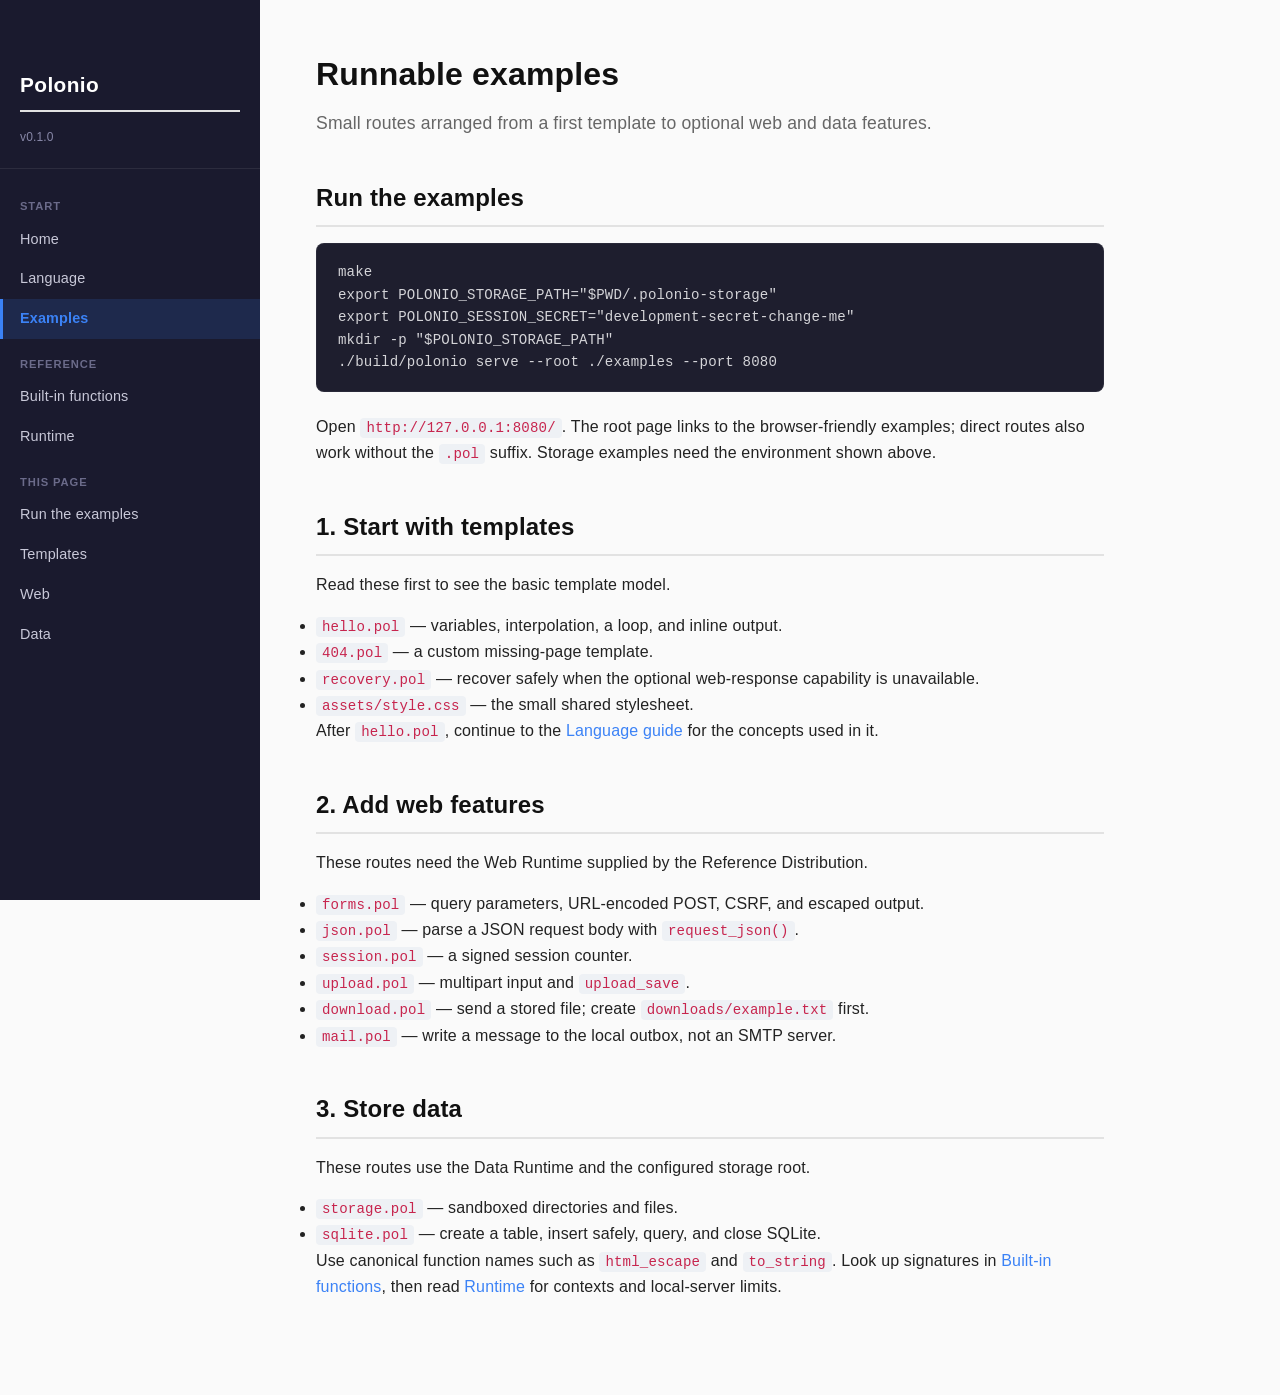
<file: docs/site/examples.html>
<!doctype html>
<html lang="en">
<head><meta charset="utf-8"><meta name="viewport" content="width=device-width,initial-scale=1"><title>Examples — Polonio</title><link rel="stylesheet" href="style.css"></head>
<body>
<button class="hamburger" onclick="document.querySelector('.sidebar').classList.toggle('open')">&#9776;</button>
<aside class="sidebar"><div class="sidebar-brand"><h2>Polonio</h2><div class="tagline">v0.1.0</div></div><nav>
  <div class="nav-section">Start</div><a href="index.html">Home</a><a href="language.html">Language</a><a href="examples.html" class="active">Examples</a>
  <div class="nav-section">Reference</div><a href="builtins.html">Built-in functions</a><a href="runtime.html">Runtime</a>
  <div class="nav-section">This Page</div><a href="#run">Run the examples</a><a href="#templates">Templates</a><a href="#web">Web</a><a href="#data">Data</a>
</nav></aside>
<main class="content">
  <h1>Runnable examples</h1>
  <p class="subtitle">Small routes arranged from a first template to optional web and data features.</p>
  <section id="run"><h2>Run the examples</h2>
    <pre><code>make
export POLONIO_STORAGE_PATH="$PWD/.polonio-storage"
export POLONIO_SESSION_SECRET="development-secret-change-me"
mkdir -p "$POLONIO_STORAGE_PATH"
./build/polonio serve --root ./examples --port 8080</code></pre>
    <p>Open <code>http://127.0.0.1:8080/</code>. The root page links to the browser-friendly examples; direct routes also work without the <code>.pol</code> suffix. Storage examples need the environment shown above.</p>
  </section>
  <section id="templates"><h2>1. Start with templates</h2><p>Read these first to see the basic template model.</p><ul>
    <li><a href="../../examples/hello.pol"><code>hello.pol</code></a> — variables, interpolation, a loop, and inline output.</li>
    <li><a href="../../examples/404.pol"><code>404.pol</code></a> — a custom missing-page template.</li>
    <li><a href="../../examples/recovery.pol"><code>recovery.pol</code></a> — recover safely when the optional web-response capability is unavailable.</li>
    <li><a href="../../examples/assets/style.css"><code>assets/style.css</code></a> — the small shared stylesheet.</li>
  </ul><p>After <code>hello.pol</code>, continue to the <a href="language.html">Language guide</a> for the concepts used in it.</p></section>
  <section id="web"><h2>2. Add web features</h2><p>These routes need the Web Runtime supplied by the Reference Distribution.</p><ul>
    <li><a href="../../examples/forms.pol"><code>forms.pol</code></a> — query parameters, URL-encoded POST, CSRF, and escaped output.</li>
    <li><a href="../../examples/json.pol"><code>json.pol</code></a> — parse a JSON request body with <code>request_json()</code>.</li>
    <li><a href="../../examples/session.pol"><code>session.pol</code></a> — a signed session counter.</li>
    <li><a href="../../examples/upload.pol"><code>upload.pol</code></a> — multipart input and <code>upload_save</code>.</li>
    <li><a href="../../examples/download.pol"><code>download.pol</code></a> — send a stored file; create <code>downloads/example.txt</code> first.</li>
    <li><a href="../../examples/mail.pol"><code>mail.pol</code></a> — write a message to the local outbox, not an SMTP server.</li>
  </ul></section>
  <section id="data"><h2>3. Store data</h2><p>These routes use the Data Runtime and the configured storage root.</p><ul>
    <li><a href="../../examples/storage.pol"><code>storage.pol</code></a> — sandboxed directories and files.</li>
    <li><a href="../../examples/sqlite.pol"><code>sqlite.pol</code></a> — create a table, insert safely, query, and close SQLite.</li>
  </ul><p>Use canonical function names such as <code>html_escape</code> and <code>to_string</code>. Look up signatures in <a href="builtins.html">Built-in functions</a>, then read <a href="runtime.html">Runtime</a> for contexts and local-server limits.</p></section>
</main></body></html>
</file>
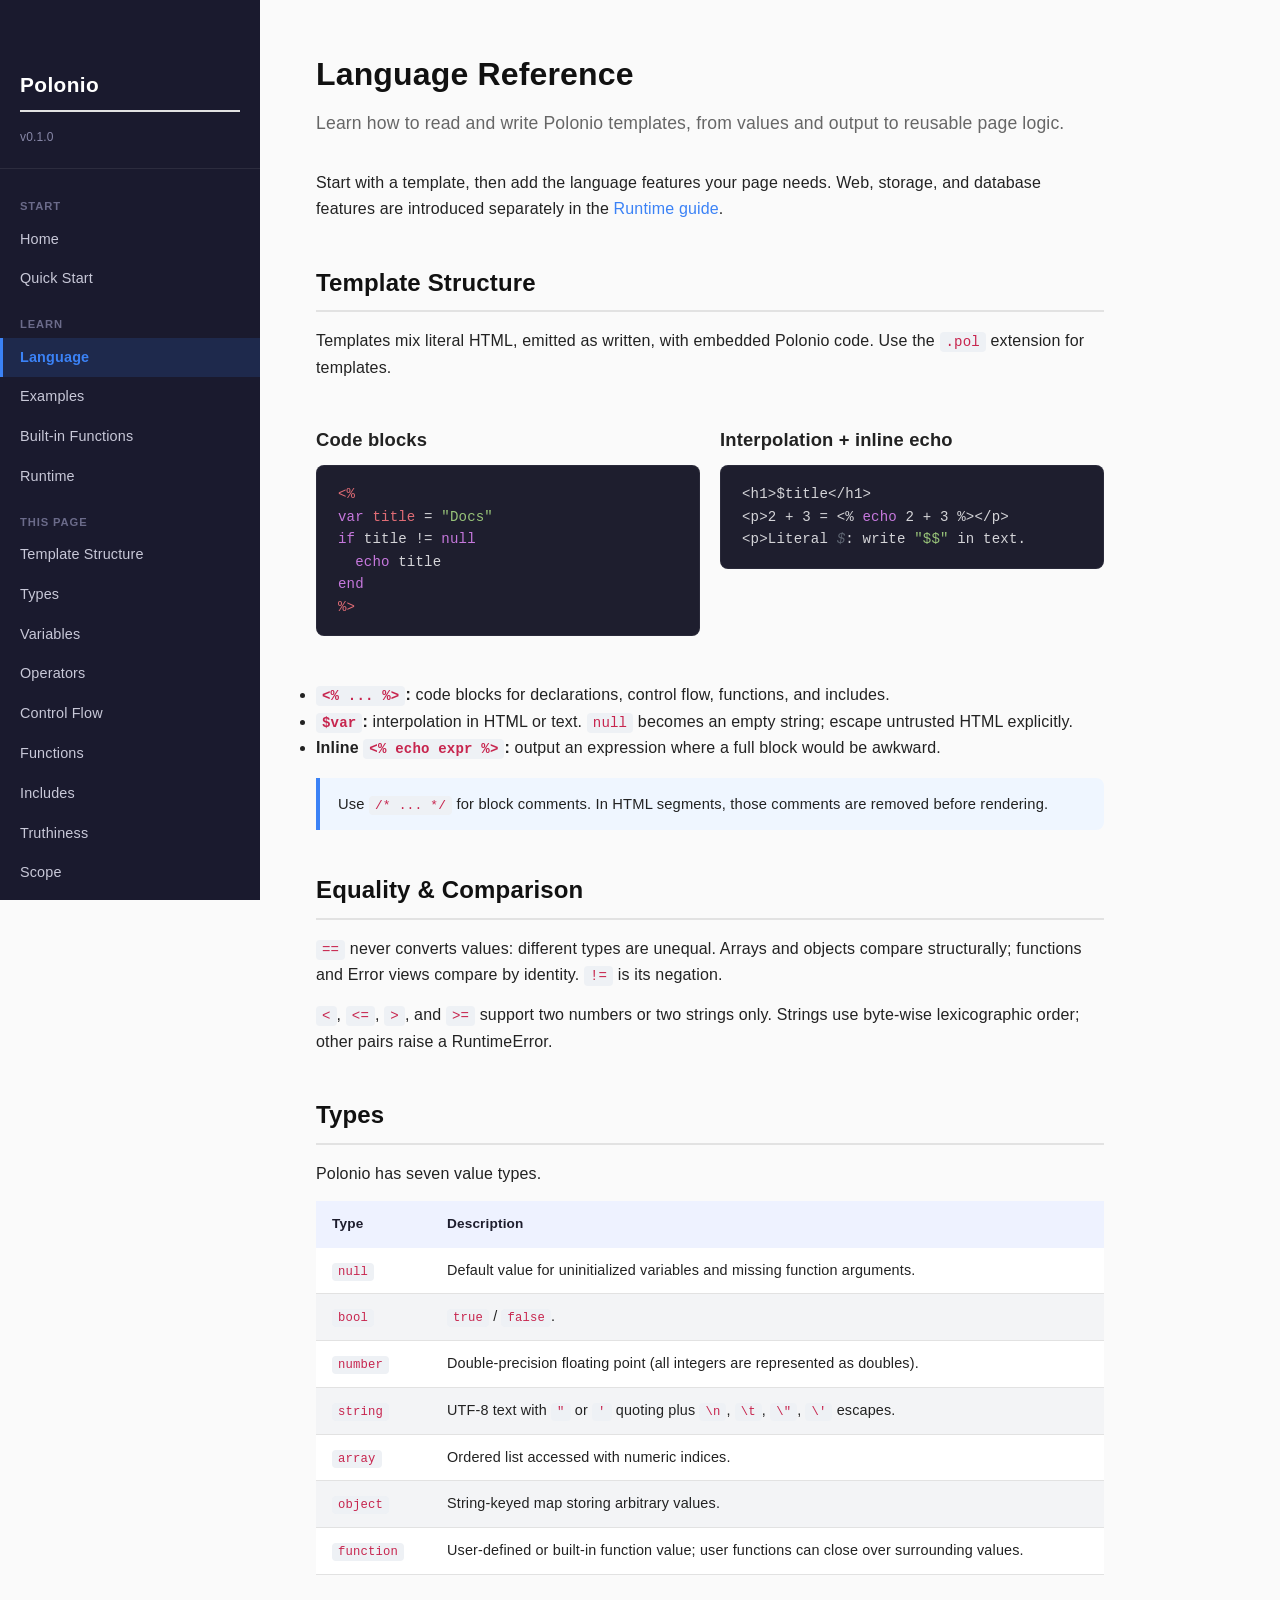
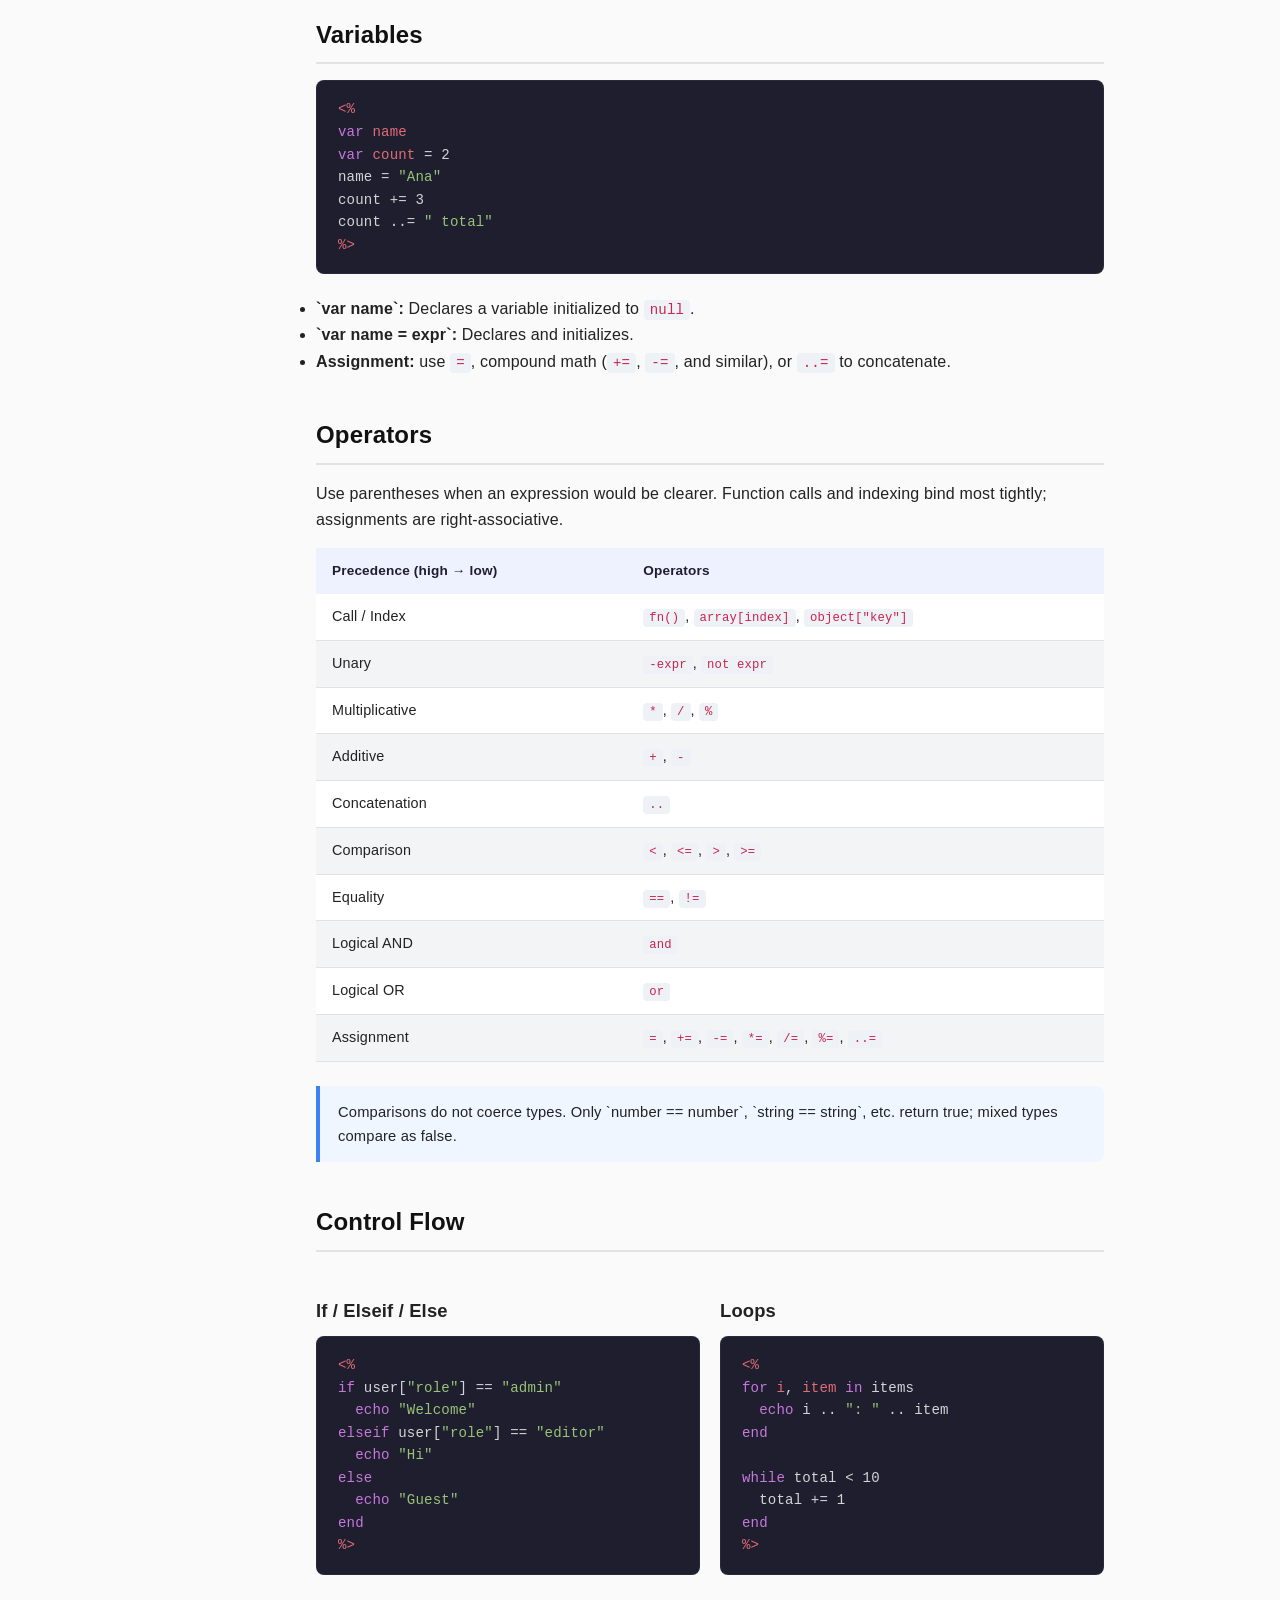
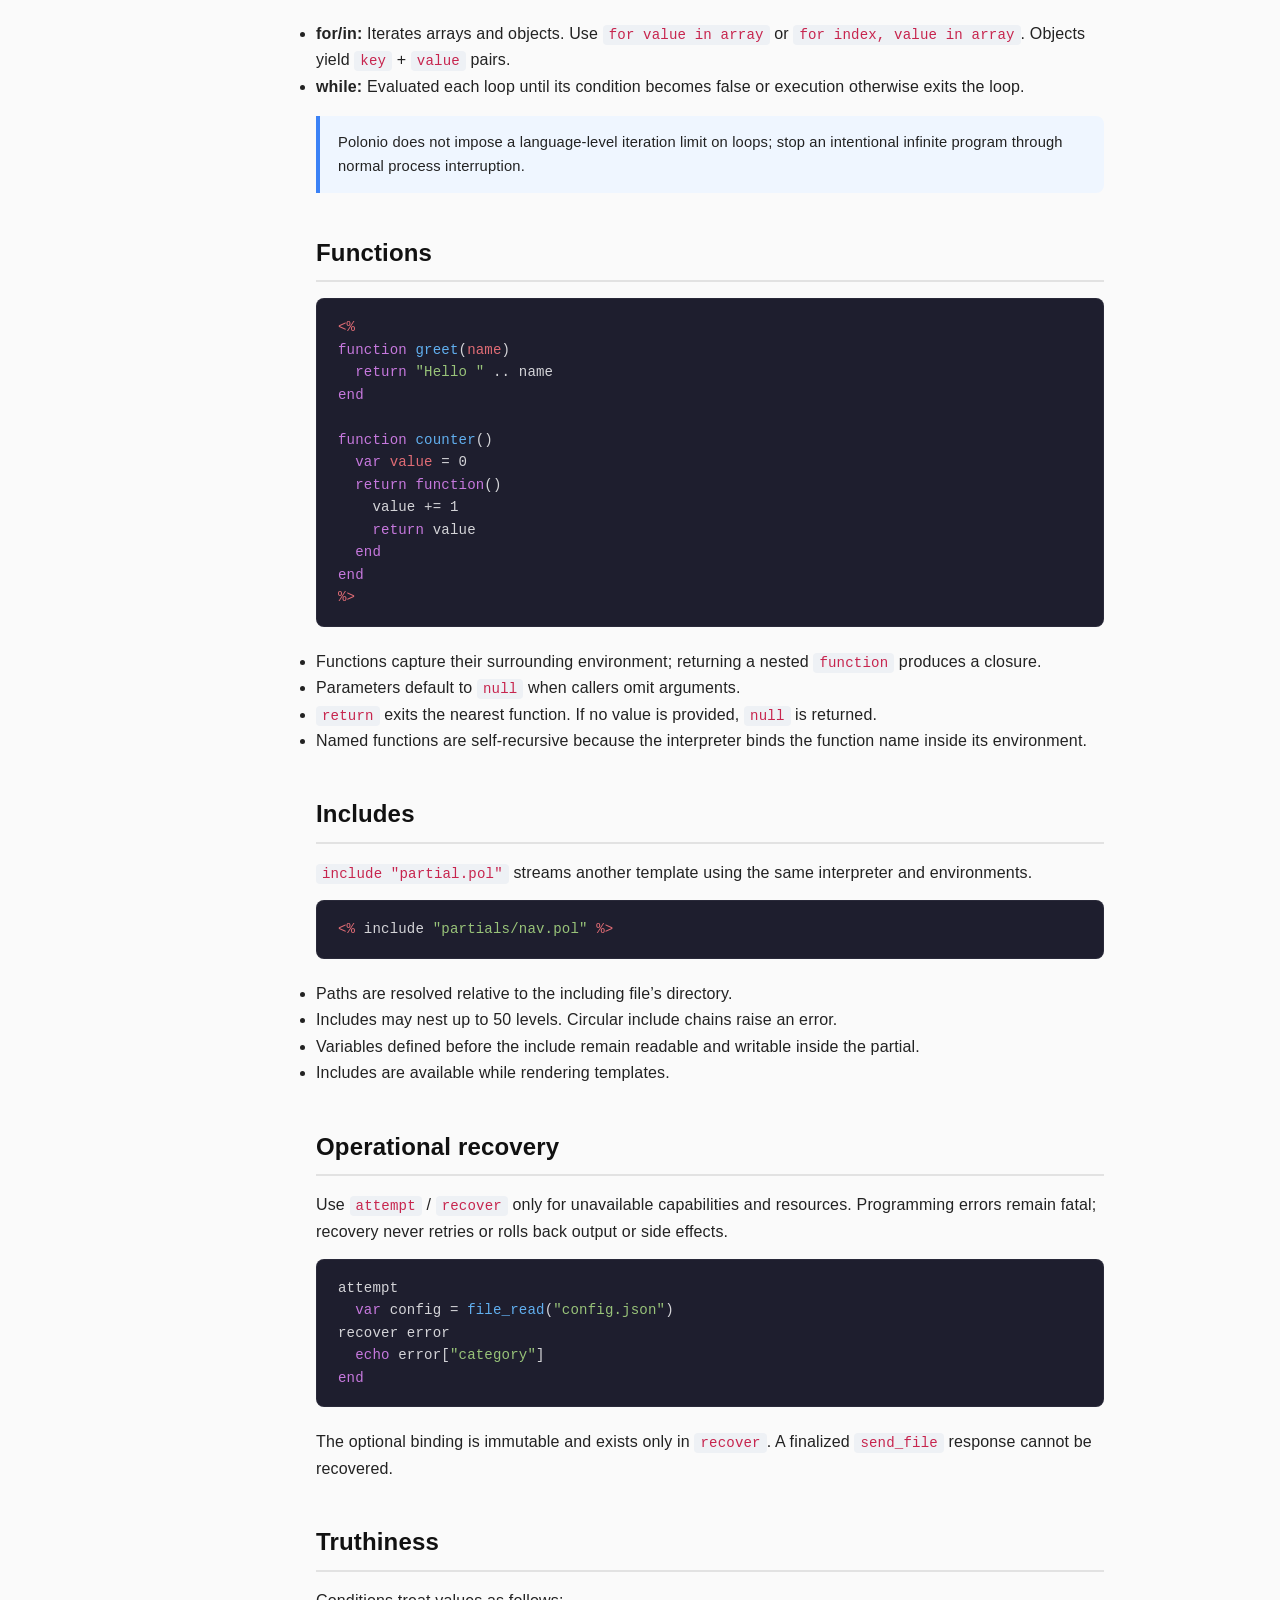
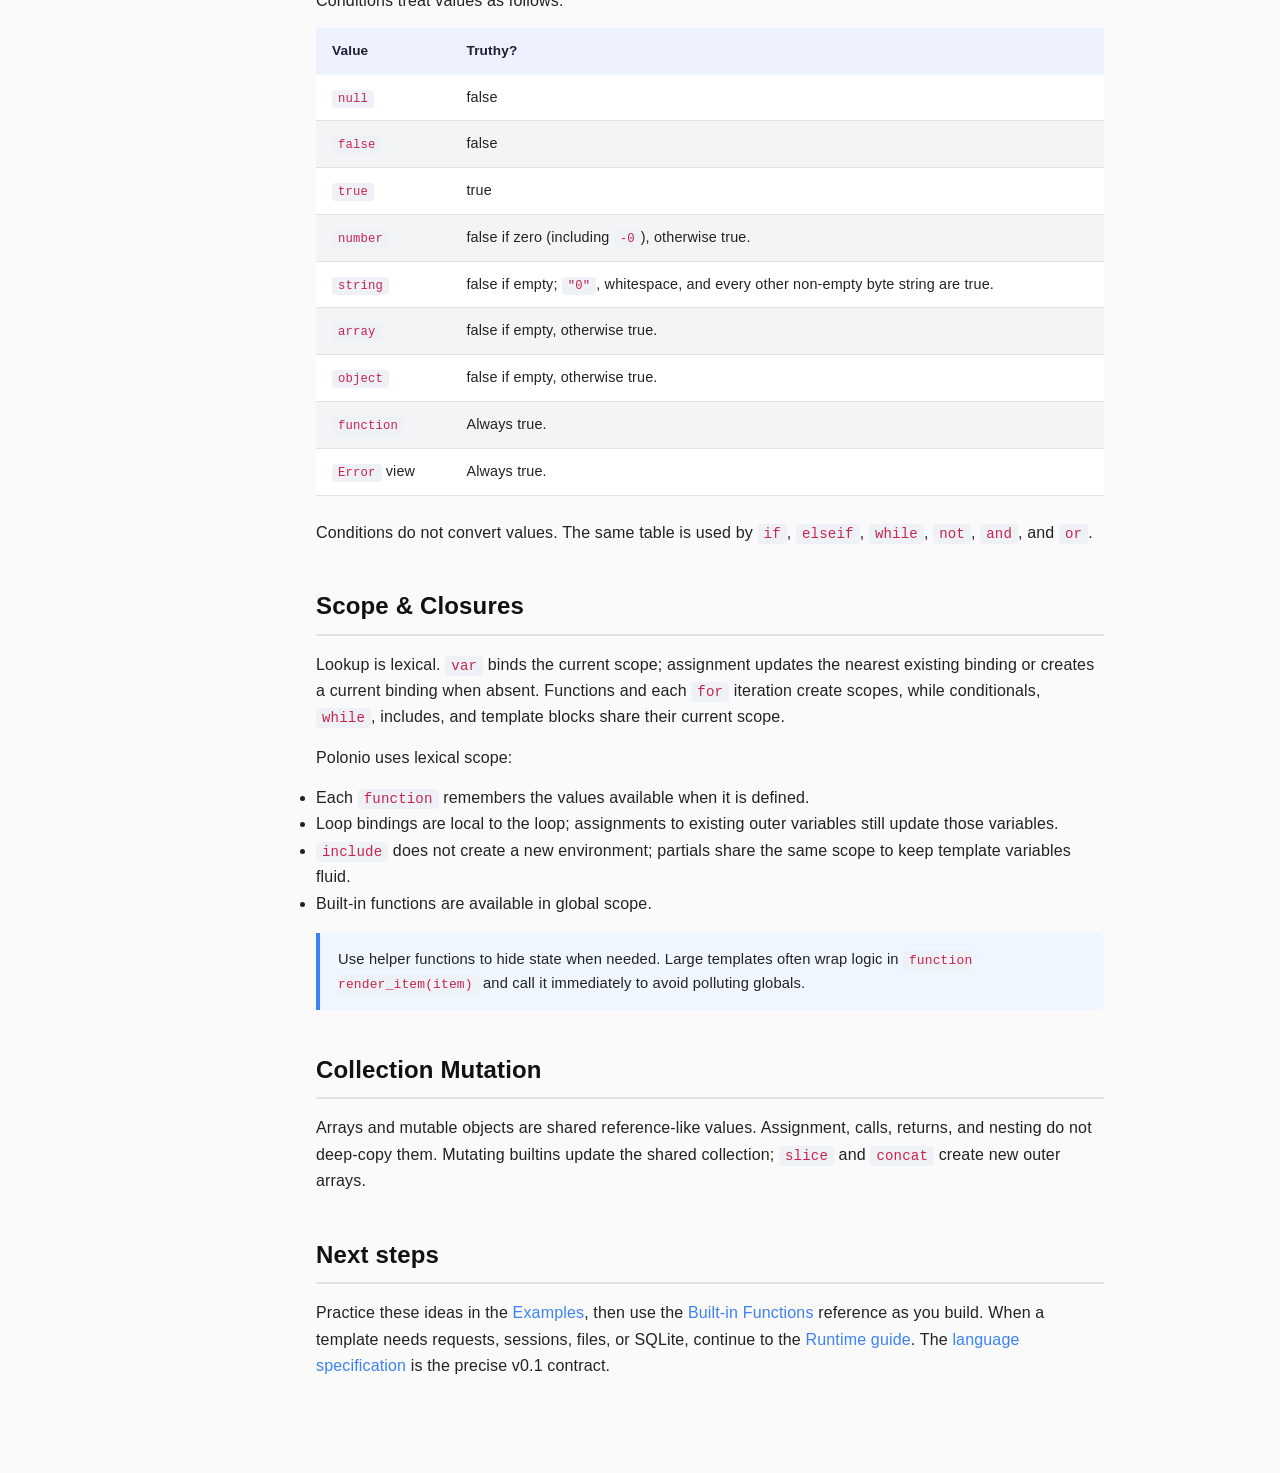
<file: docs/site/language.html>
<!DOCTYPE html>
<html lang="en">
<head>
  <meta charset="UTF-8">
  <meta name="viewport" content="width=device-width, initial-scale=1.0">
  <title>Language &mdash; Polonio</title>
  <link rel="stylesheet" href="style.css">
</head>
<body>
<button class="hamburger" onclick="document.querySelector('.sidebar').classList.toggle('open')">&#9776;</button>
<aside class="sidebar">
  <div class="sidebar-brand">
    <h2>Polonio</h2>
    <div class="tagline">v0.1.0</div>
  </div>
  <nav>
    <div class="nav-section">Start</div>
    <a href="index.html">Home</a>
    <a class="sub" href="index.html#quickstart">Quick Start</a>
    <div class="nav-section">Learn</div>
    <a href="language.html" class="active">Language</a>
    <a href="examples.html">Examples</a>
    <a href="builtins.html">Built-in Functions</a>
    <a href="runtime.html">Runtime</a>
    <div class="nav-section">This Page</div>
    <a href="#template-structure">Template Structure</a>
    <a href="#types">Types</a>
    <a href="#variables">Variables</a>
    <a href="#operators">Operators</a>
    <a href="#control-flow">Control Flow</a>
    <a href="#functions">Functions</a>
    <a href="#includes">Includes</a>
    <a href="#truthiness">Truthiness</a>
    <a href="#scope">Scope</a>
    <a href="#next">Next steps</a>
  </nav>
</aside>
<main class="content">
  <h1>Language Reference</h1>
  <p class="subtitle">Learn how to read and write Polonio templates, from values and output to reusable page logic.</p>
  <p>Start with a template, then add the language features your page needs. Web, storage, and database features are introduced separately in the <a href="runtime.html">Runtime guide</a>.</p>

  <section id="template-structure">
    <h2>Template Structure</h2>
    <p>Templates mix literal HTML, emitted as written, with embedded Polonio code. Use the <code>.pol</code> extension for templates.</p>
    <div class="grid-2">
      <div>
        <h3>Code blocks</h3>
        <pre><code><span class="tag">&lt;%</span>
<span class="kw">var</span> <span class="var">title</span> = <span class="str">"Docs"</span>
<span class="kw">if</span> title != <span class="kw">null</span>
  <span class="kw">echo</span> title
<span class="kw">end</span>
<span class="tag">%&gt;</span></code></pre>
      </div>
      <div>
        <h3>Interpolation + inline echo</h3>
        <pre><code>&lt;h1&gt;$title&lt;/h1&gt;
&lt;p&gt;2 + 3 = &lt;% <span class="kw">echo</span> 2 + 3 %&gt;&lt;/p&gt;
&lt;p&gt;Literal <span class="cmt">$</span>: write <span class="str">"$$"</span> in text.</code></pre>
      </div>
    </div>
    <ul>
      <li><strong><code>&lt;% ... %&gt;</code>:</strong> code blocks for declarations, control flow, functions, and includes.</li>
      <li><strong><code>$var</code>:</strong> interpolation in HTML or text. <code>null</code> becomes an empty string; escape untrusted HTML explicitly.</li>
      <li><strong>Inline <code>&lt;% echo expr %&gt;</code>:</strong> output an expression where a full block would be awkward.</li>
    </ul>
    <div class="note">Use <code>/* ... */</code> for block comments. In HTML segments, those comments are removed before rendering.</div>
  </section>

  <section id="comparison">
    <h2>Equality &amp; Comparison</h2>
    <p><code>==</code> never converts values: different types are unequal. Arrays and objects compare structurally; functions and Error views compare by identity. <code>!=</code> is its negation.</p>
    <p><code>&lt;</code>, <code>&lt;=</code>, <code>&gt;</code>, and <code>&gt;=</code> support two numbers or two strings only. Strings use byte-wise lexicographic order; other pairs raise a RuntimeError.</p>
  </section>

  <section id="types">
    <h2>Types</h2>
    <p>Polonio has seven value types.</p>
    <div class="table-wrapper">
      <table>
        <thead>
          <tr><th>Type</th><th>Description</th></tr>
        </thead>
        <tbody>
          <tr><td><code>null</code></td><td>Default value for uninitialized variables and missing function arguments.</td></tr>
          <tr><td><code>bool</code></td><td><code>true</code> / <code>false</code>.</td></tr>
          <tr><td><code>number</code></td><td>Double-precision floating point (all integers are represented as doubles).</td></tr>
          <tr><td><code>string</code></td><td>UTF-8 text with <code>"</code> or <code>'</code> quoting plus <code>\n</code>, <code>\t</code>, <code>\"</code>, <code>\'</code> escapes.</td></tr>
          <tr><td><code>array</code></td><td>Ordered list accessed with numeric indices.</td></tr>
          <tr><td><code>object</code></td><td>String-keyed map storing arbitrary values.</td></tr>
          <tr><td><code>function</code></td><td>User-defined or built-in function value; user functions can close over surrounding values.</td></tr>
        </tbody>
      </table>
    </div>
  </section>

  <section id="variables">
    <h2>Variables</h2>
    <pre><code><span class="tag">&lt;%</span>
<span class="kw">var</span> <span class="var">name</span>
<span class="kw">var</span> <span class="var">count</span> = 2
name = <span class="str">"Ana"</span>
count += 3
count ..= <span class="str">" total"</span>
<span class="tag">%&gt;</span></code></pre>
    <ul>
      <li><strong>`var name`:</strong> Declares a variable initialized to <code>null</code>.</li>
      <li><strong>`var name = expr`:</strong> Declares and initializes.</li>
      <li><strong>Assignment:</strong> use <code>=</code>, compound math (<code>+=</code>, <code>-=</code>, and similar), or <code>..=</code> to concatenate.</li>
    </ul>
  </section>

  <section id="operators">
    <h2>Operators</h2>
    <p>Use parentheses when an expression would be clearer. Function calls and indexing bind most tightly; assignments are right-associative.</p>
    <div class="table-wrapper">
      <table>
        <thead><tr><th>Precedence (high → low)</th><th>Operators</th></tr></thead>
        <tbody>
          <tr><td>Call / Index</td><td><code>fn()</code>, <code>array[index]</code>, <code>object["key"]</code></td></tr>
          <tr><td>Unary</td><td><code>-expr</code>, <code>not expr</code></td></tr>
          <tr><td>Multiplicative</td><td><code>*</code>, <code>/</code>, <code>%</code></td></tr>
          <tr><td>Additive</td><td><code>+</code>, <code>-</code></td></tr>
          <tr><td>Concatenation</td><td><code>..</code></td></tr>
          <tr><td>Comparison</td><td><code>&lt;</code>, <code>&lt;=</code>, <code>&gt;</code>, <code>&gt;=</code></td></tr>
          <tr><td>Equality</td><td><code>==</code>, <code>!=</code></td></tr>
          <tr><td>Logical AND</td><td><code>and</code></td></tr>
          <tr><td>Logical OR</td><td><code>or</code></td></tr>
          <tr><td>Assignment</td><td><code>=</code>, <code>+=</code>, <code>-=</code>, <code>*=</code>, <code>/=</code>, <code>%=</code>, <code>..=</code></td></tr>
        </tbody>
      </table>
    </div>
    <div class="note">Comparisons do not coerce types. Only `number == number`, `string == string`, etc. return true; mixed types compare as false.</div>
  </section>

  <section id="control-flow">
    <h2>Control Flow</h2>
    <div class="grid-2">
      <div>
        <h3>If / Elseif / Else</h3>
        <pre><code><span class="tag">&lt;%</span>
<span class="kw">if</span> user[<span class="str">"role"</span>] == <span class="str">"admin"</span>
  <span class="kw">echo</span> <span class="str">"Welcome"</span>
<span class="kw">elseif</span> user[<span class="str">"role"</span>] == <span class="str">"editor"</span>
  <span class="kw">echo</span> <span class="str">"Hi"</span>
<span class="kw">else</span>
  <span class="kw">echo</span> <span class="str">"Guest"</span>
<span class="kw">end</span>
<span class="tag">%&gt;</span></code></pre>
      </div>
      <div>
        <h3>Loops</h3>
        <pre><code><span class="tag">&lt;%</span>
<span class="kw">for</span> <span class="var">i</span>, <span class="var">item</span> <span class="kw">in</span> items
  <span class="kw">echo</span> i .. <span class="str">": "</span> .. item
<span class="kw">end</span>

<span class="kw">while</span> total &lt; 10
  total += 1
<span class="kw">end</span>
<span class="tag">%&gt;</span></code></pre>
      </div>
    </div>
    <ul>
      <li><strong>for/in:</strong> Iterates arrays and objects. Use <code>for value in array</code> or <code>for index, value in array</code>. Objects yield <code>key</code> + <code>value</code> pairs.</li>
      <li><strong>while:</strong> Evaluated each loop until its condition becomes false or execution otherwise exits the loop.</li>
    </ul>
    <div class="note">Polonio does not impose a language-level iteration limit on loops; stop an intentional infinite program through normal process interruption.</div>
  </section>

  <section id="functions">
    <h2>Functions</h2>
    <pre><code><span class="tag">&lt;%</span>
<span class="kw">function</span> <span class="fn">greet</span>(<span class="var">name</span>)
  <span class="kw">return</span> <span class="str">"Hello "</span> .. name
<span class="kw">end</span>

<span class="kw">function</span> <span class="fn">counter</span>()
  <span class="kw">var</span> <span class="var">value</span> = 0
  <span class="kw">return</span> <span class="kw">function</span>()
    value += 1
    <span class="kw">return</span> value
  <span class="kw">end</span>
<span class="kw">end</span>
<span class="tag">%&gt;</span></code></pre>
    <ul>
      <li>Functions capture their surrounding environment; returning a nested <code>function</code> produces a closure.</li>
      <li>Parameters default to <code>null</code> when callers omit arguments.</li>
      <li><code>return</code> exits the nearest function. If no value is provided, <code>null</code> is returned.</li>
      <li>Named functions are self-recursive because the interpreter binds the function name inside its environment.</li>
    </ul>
  </section>

  <section id="includes">
    <h2>Includes</h2>
    <p><code>include "partial.pol"</code> streams another template using the same interpreter and environments.</p>
    <pre><code><span class="tag">&lt;%</span> include <span class="str">"partials/nav.pol"</span> <span class="tag">%&gt;</span></code></pre>
    <ul>
      <li>Paths are resolved relative to the including file’s directory.</li>
      <li>Includes may nest up to 50 levels. Circular include chains raise an error.</li>
      <li>Variables defined before the include remain readable and writable inside the partial.</li>
      <li>Includes are available while rendering templates.</li>
    </ul>
  </section>
  <section id="recovery">
    <h2>Operational recovery</h2>
    <p>Use <code>attempt</code> / <code>recover</code> only for unavailable capabilities and resources. Programming errors remain fatal; recovery never retries or rolls back output or side effects.</p>
    <pre><code>attempt
  var config = file_read("config.json")
recover error
  echo error["category"]
end</code></pre>
    <p>The optional binding is immutable and exists only in <code>recover</code>. A finalized <code>send_file</code> response cannot be recovered.</p>
  </section>

  <section id="truthiness">
    <h2>Truthiness</h2>
    <p>Conditions treat values as follows:</p>
    <div class="table-wrapper">
      <table>
        <thead><tr><th>Value</th><th>Truthy?</th></tr></thead>
        <tbody>
          <tr><td><code>null</code></td><td>false</td></tr>
          <tr><td><code>false</code></td><td>false</td></tr>
          <tr><td><code>true</code></td><td>true</td></tr>
          <tr><td><code>number</code></td><td>false if zero (including <code>-0</code>), otherwise true.</td></tr>
          <tr><td><code>string</code></td><td>false if empty; <code>"0"</code>, whitespace, and every other non-empty byte string are true.</td></tr>
          <tr><td><code>array</code></td><td>false if empty, otherwise true.</td></tr>
          <tr><td><code>object</code></td><td>false if empty, otherwise true.</td></tr>
          <tr><td><code>function</code></td><td>Always true.</td></tr>
          <tr><td><code>Error</code> view</td><td>Always true.</td></tr>
        </tbody>
      </table>
    </div>
    <p>Conditions do not convert values. The same table is used by <code>if</code>, <code>elseif</code>, <code>while</code>, <code>not</code>, <code>and</code>, and <code>or</code>.</p>
  </section>

  <section id="scope">
    <h2>Scope &amp; Closures</h2>
    <p>Lookup is lexical. <code>var</code> binds the current scope; assignment updates the nearest existing binding or creates a current binding when absent. Functions and each <code>for</code> iteration create scopes, while conditionals, <code>while</code>, includes, and template blocks share their current scope.</p>
    <p>Polonio uses lexical scope:</p>
    <ul>
      <li>Each <code>function</code> remembers the values available when it is defined.</li>
      <li>Loop bindings are local to the loop; assignments to existing outer variables still update those variables.</li>
      <li><code>include</code> does not create a new environment; partials share the same scope to keep template variables fluid.</li>
      <li>Built-in functions are available in global scope.</li>
    </ul>
    <div class="note">Use helper functions to hide state when needed. Large templates often wrap logic in <code>function render_item(item)</code> and call it immediately to avoid polluting globals.</div>
  </section>
  <section id="collections"><h2>Collection Mutation</h2><p>Arrays and mutable objects are shared reference-like values. Assignment, calls, returns, and nesting do not deep-copy them. Mutating builtins update the shared collection; <code>slice</code> and <code>concat</code> create new outer arrays.</p></section>

  <section id="next">
    <h2>Next steps</h2>
    <p>Practice these ideas in the <a href="examples.html">Examples</a>, then use the <a href="builtins.html">Built-in Functions</a> reference as you build. When a template needs requests, sessions, files, or SQLite, continue to the <a href="runtime.html">Runtime guide</a>. The <a href="../polonio_language_spec_v0_1.md">language specification</a> is the precise v0.1 contract.</p>
  </section>
</main>
<script src="highlight.js"></script>
</body>
</html>
</file>
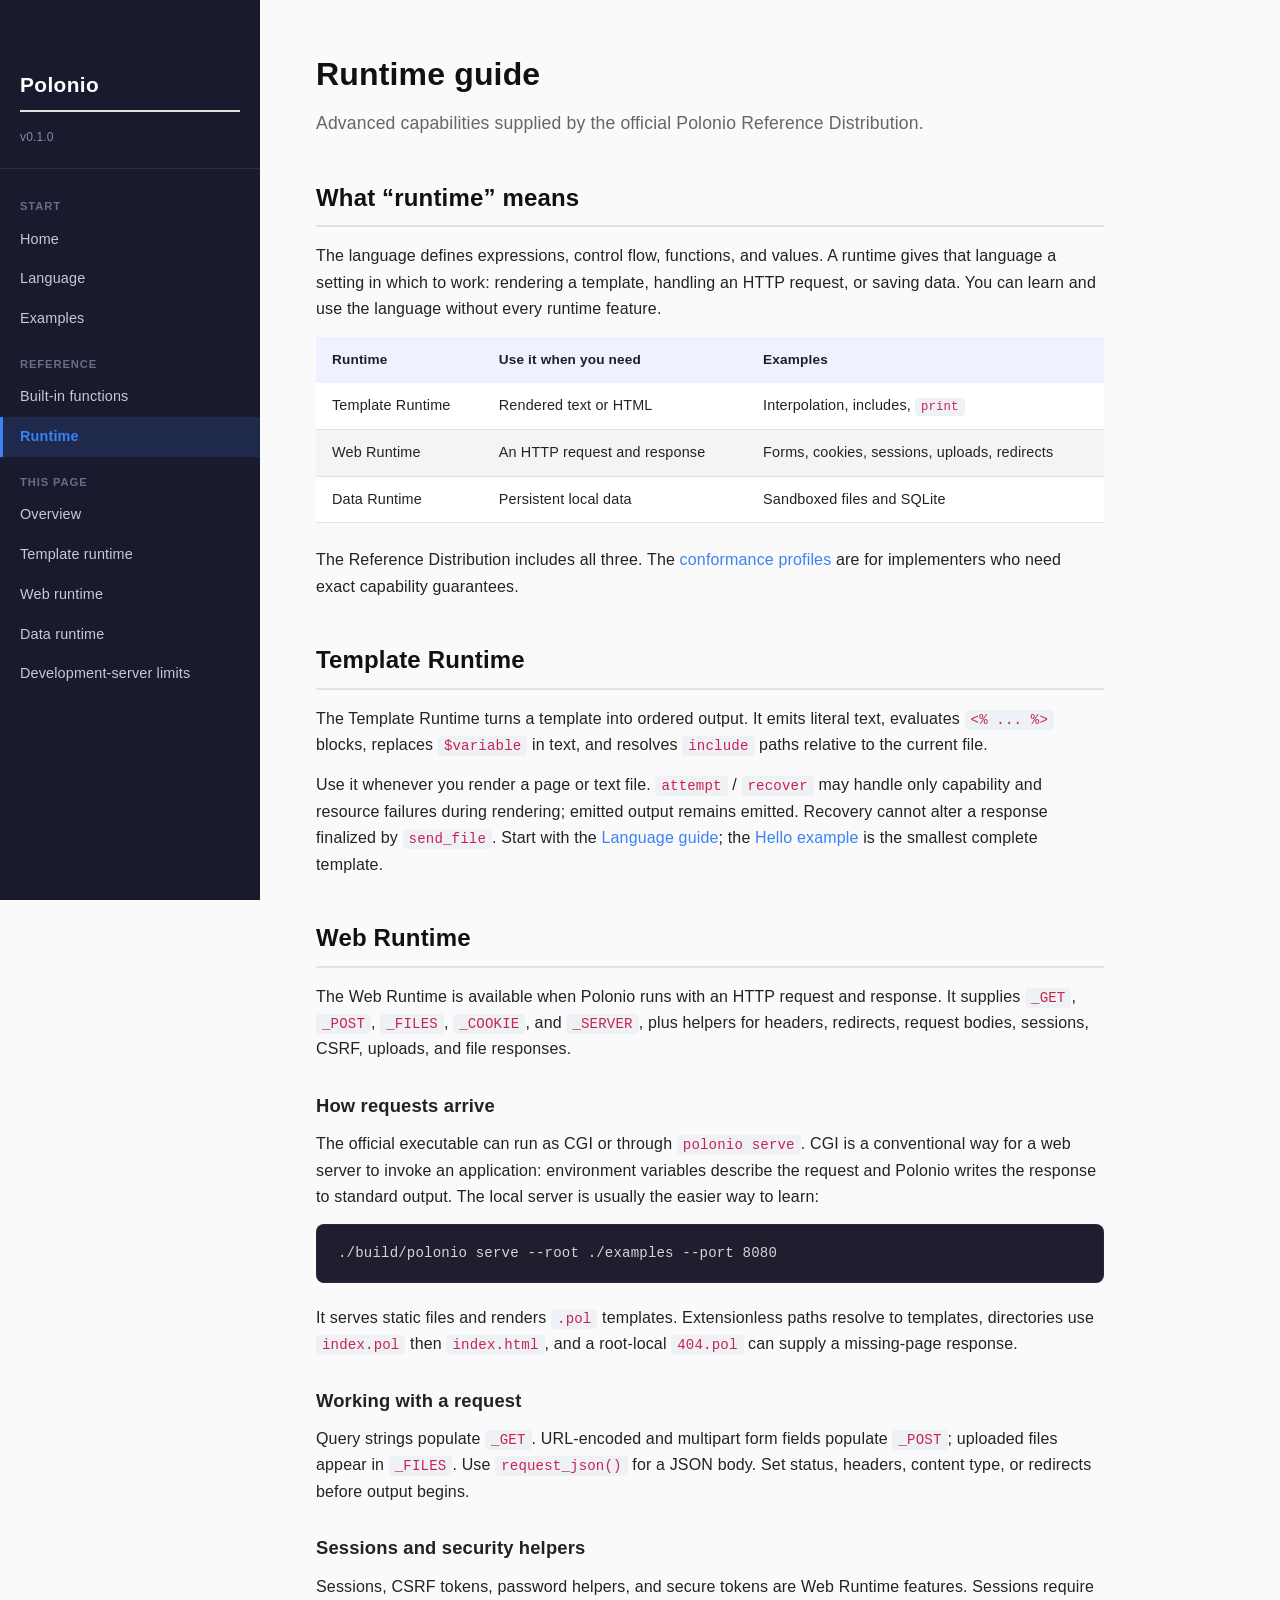
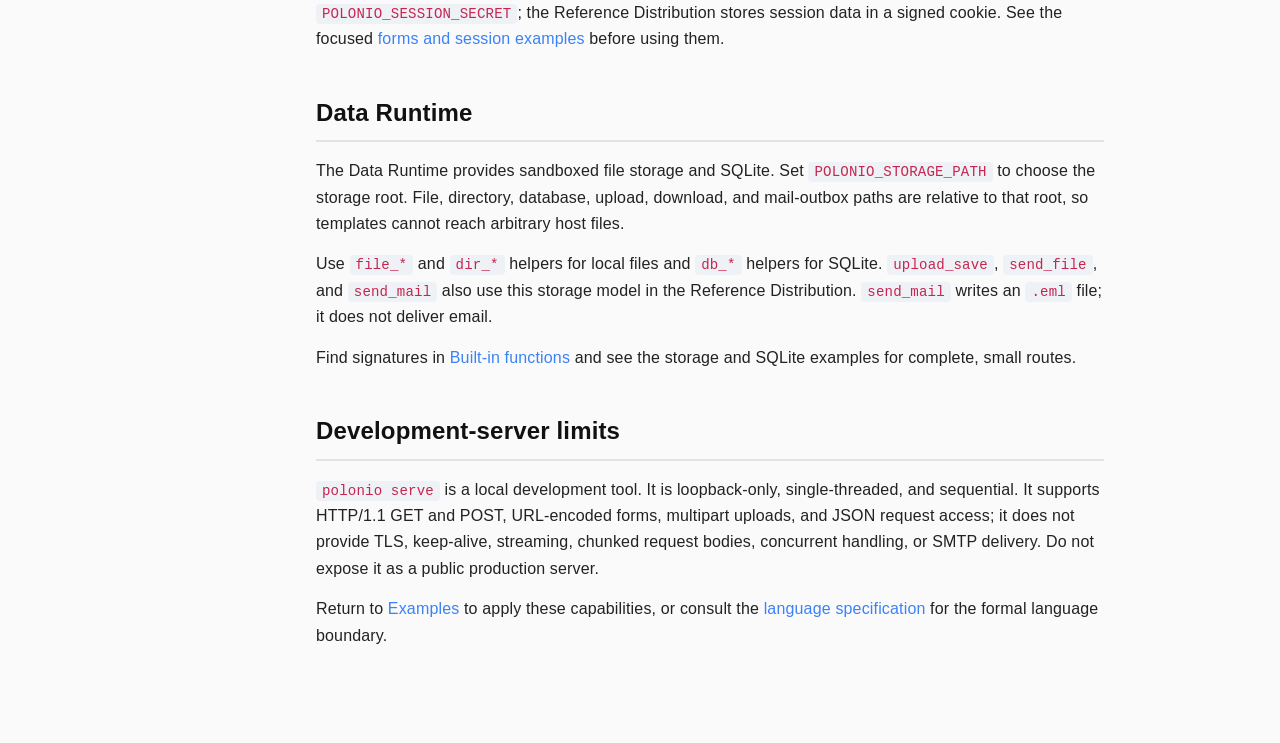
<file: docs/site/runtime.html>
<!doctype html>
<html lang="en">
<head><meta charset="utf-8"><meta name="viewport" content="width=device-width,initial-scale=1"><title>Runtime — Polonio</title><link rel="stylesheet" href="style.css"></head>
<body>
<button class="hamburger" onclick="document.querySelector('.sidebar').classList.toggle('open')">&#9776;</button>
<aside class="sidebar"><div class="sidebar-brand"><h2>Polonio</h2><div class="tagline">v0.1.0</div></div><nav>
  <div class="nav-section">Start</div><a href="index.html">Home</a><a href="language.html">Language</a><a href="examples.html">Examples</a>
  <div class="nav-section">Reference</div><a href="builtins.html">Built-in functions</a><a href="runtime.html" class="active">Runtime</a>
  <div class="nav-section">This Page</div><a href="#overview">Overview</a><a href="#template">Template runtime</a><a href="#web">Web runtime</a><a href="#data">Data runtime</a><a href="#limits">Development-server limits</a>
</nav></aside>
<main class="content">
  <h1>Runtime guide</h1>
  <p class="subtitle">Advanced capabilities supplied by the official Polonio Reference Distribution.</p>

  <section id="overview">
    <h2>What “runtime” means</h2>
    <p>The language defines expressions, control flow, functions, and values. A runtime gives that language a setting in which to work: rendering a template, handling an HTTP request, or saving data. You can learn and use the language without every runtime feature.</p>
    <div class="table-wrapper"><table><thead><tr><th>Runtime</th><th>Use it when you need</th><th>Examples</th></tr></thead><tbody>
      <tr><td>Template Runtime</td><td>Rendered text or HTML</td><td>Interpolation, includes, <code>print</code></td></tr>
      <tr><td>Web Runtime</td><td>An HTTP request and response</td><td>Forms, cookies, sessions, uploads, redirects</td></tr>
      <tr><td>Data Runtime</td><td>Persistent local data</td><td>Sandboxed files and SQLite</td></tr>
    </tbody></table></div>
    <p>The Reference Distribution includes all three. The <a href="../CONFORMANCE_PROFILES.md">conformance profiles</a> are for implementers who need exact capability guarantees.</p>
  </section>

  <section id="template">
    <h2>Template Runtime</h2>
    <p>The Template Runtime turns a template into ordered output. It emits literal text, evaluates <code>&lt;% ... %&gt;</code> blocks, replaces <code>$variable</code> in text, and resolves <code>include</code> paths relative to the current file.</p>
    <p>Use it whenever you render a page or text file. <code>attempt</code> / <code>recover</code> may handle only capability and resource failures during rendering; emitted output remains emitted. Recovery cannot alter a response finalized by <code>send_file</code>. Start with the <a href="language.html">Language guide</a>; the <a href="examples.html">Hello example</a> is the smallest complete template.</p>
  </section>

  <section id="web">
    <h2>Web Runtime</h2>
    <p>The Web Runtime is available when Polonio runs with an HTTP request and response. It supplies <code>_GET</code>, <code>_POST</code>, <code>_FILES</code>, <code>_COOKIE</code>, and <code>_SERVER</code>, plus helpers for headers, redirects, request bodies, sessions, CSRF, uploads, and file responses.</p>
    <h3>How requests arrive</h3>
    <p>The official executable can run as CGI or through <code>polonio serve</code>. CGI is a conventional way for a web server to invoke an application: environment variables describe the request and Polonio writes the response to standard output. The local server is usually the easier way to learn:</p>
    <pre><code>./build/polonio serve --root ./examples --port 8080</code></pre>
    <p>It serves static files and renders <code>.pol</code> templates. Extensionless paths resolve to templates, directories use <code>index.pol</code> then <code>index.html</code>, and a root-local <code>404.pol</code> can supply a missing-page response.</p>
    <h3>Working with a request</h3>
    <p>Query strings populate <code>_GET</code>. URL-encoded and multipart form fields populate <code>_POST</code>; uploaded files appear in <code>_FILES</code>. Use <code>request_json()</code> for a JSON body. Set status, headers, content type, or redirects before output begins.</p>
    <h3>Sessions and security helpers</h3>
    <p>Sessions, CSRF tokens, password helpers, and secure tokens are Web Runtime features. Sessions require <code>POLONIO_SESSION_SECRET</code>; the Reference Distribution stores session data in a signed cookie. See the focused <a href="examples.html">forms and session examples</a> before using them.</p>
  </section>

  <section id="data">
    <h2>Data Runtime</h2>
    <p>The Data Runtime provides sandboxed file storage and SQLite. Set <code>POLONIO_STORAGE_PATH</code> to choose the storage root. File, directory, database, upload, download, and mail-outbox paths are relative to that root, so templates cannot reach arbitrary host files.</p>
    <p>Use <code>file_*</code> and <code>dir_*</code> helpers for local files and <code>db_*</code> helpers for SQLite. <code>upload_save</code>, <code>send_file</code>, and <code>send_mail</code> also use this storage model in the Reference Distribution. <code>send_mail</code> writes an <code>.eml</code> file; it does not deliver email.</p>
    <p>Find signatures in <a href="builtins.html">Built-in functions</a> and see the storage and SQLite examples for complete, small routes.</p>
  </section>

  <section id="limits">
    <h2>Development-server limits</h2>
    <p><code>polonio serve</code> is a local development tool. It is loopback-only, single-threaded, and sequential. It supports HTTP/1.1 GET and POST, URL-encoded forms, multipart uploads, and JSON request access; it does not provide TLS, keep-alive, streaming, chunked request bodies, concurrent handling, or SMTP delivery. Do not expose it as a public production server.</p>
    <p>Return to <a href="examples.html">Examples</a> to apply these capabilities, or consult the <a href="../polonio_language_spec_v0_1.md">language specification</a> for the formal language boundary.</p>
  </section>
</main></body></html>
</file>
<file: docs/site/style.css>
/* Polonio Documentation — Shared Stylesheet */

/* ── Reset & Base ── */
*, *::before, *::after { box-sizing: border-box; margin: 0; padding: 0; }

:root {
  --sidebar-w: 260px;
  --bg: #fafafa;
  --bg-code: #1e1e2e;
  --fg: #222;
  --fg-muted: #666;
  --accent: #3b82f6;
  --accent-dark: #2563eb;
  --sidebar-bg: #1a1a2e;
  --sidebar-fg: #c8c8d8;
  --sidebar-active: #3b82f6;
  --border: #e2e2e2;
  --table-stripe: #f3f4f6;
  --code-fg: #d4d4d8;
  --inline-code-bg: #eef1f5;
  --inline-code-fg: #c7254e;
  --tag-bg: #dbeafe;
  --tag-fg: #1e40af;
}

html { scroll-behavior: smooth; }

body {
  font-family: -apple-system, BlinkMacSystemFont, "Segoe UI", Roboto, Helvetica, Arial, sans-serif;
  background: var(--bg);
  color: var(--fg);
  line-height: 1.65;
  display: flex;
  min-height: 100vh;
  letter-spacing: 0.01em;
}

/* ── Sidebar ── */
.sidebar {
  position: fixed;
  top: 0; left: 0;
  width: var(--sidebar-w);
  height: 100vh;
  background: var(--sidebar-bg);
  color: var(--sidebar-fg);
  overflow-y: auto;
  padding: 28px 0;
  z-index: 100;
  display: flex;
  flex-direction: column;
}

.sidebar-brand {
  padding: 0 20px 20px;
  border-bottom: 1px solid rgba(255,255,255,.08);
  margin-bottom: 12px;
}

.sidebar-brand h2 {
  font-size: 1.3rem;
  color: #fff;
  font-weight: 700;
  letter-spacing: .02em;
}

.sidebar-brand .tagline {
  font-size: 0.75rem;
  color: #8888a8;
  margin-top: 2px;
}

.sidebar nav { flex: 1; }

.sidebar nav a {
  display: block;
  padding: 8px 20px;
  color: var(--sidebar-fg);
  text-decoration: none;
  font-size: 0.9rem;
  transition: background .15s, color .15s;
}

.sidebar nav a:hover {
  background: rgba(255,255,255,.06);
  color: #fff;
}

.sidebar nav a.active {
  background: rgba(59,130,246,.15);
  color: var(--sidebar-active);
  border-left: 3px solid var(--sidebar-active);
  padding-left: 17px;
  font-weight: 600;
}

.sidebar nav .nav-section {
  font-size: 0.7rem;
  text-transform: uppercase;
  letter-spacing: .08em;
  color: #6b6b8a;
  padding: 16px 20px 4px;
  font-weight: 600;
}

/* ── Main Content ── */
.content {
  margin-left: var(--sidebar-w);
  flex: 1;
  padding: 48px 56px 80px;
  max-width: 900px;
}

/* ── Typography ── */
h1 { font-size: 2rem; font-weight: 800; margin-bottom: 8px; color: #111; }
h2 { font-size: 1.5rem; font-weight: 700; margin: 40px 0 16px; padding-bottom: 8px; border-bottom: 2px solid var(--border); color: #111; }
h3 { font-size: 1.15rem; font-weight: 600; margin: 28px 0 10px; color: #222; }
h4 { font-size: 1rem; font-weight: 600; margin: 20px 0 8px; color: #333; }

p { margin: 0 0 14px; }

a { color: var(--accent); text-decoration: none; }
a:hover { text-decoration: underline; }

.subtitle {
  font-size: 1.1rem;
  color: var(--fg-muted);
  margin-bottom: 32px;
}

/* ── Hero ── */
.hero {
  background: linear-gradient(135deg, #e0edff 0%, #f8fbff 60%, #ffffff 100%);
  color: #0f172a;
  padding: 48px;
  border-radius: 16px;
  margin-bottom: 40px;
  border: 1px solid rgba(59, 130, 246, 0.15);
  box-shadow: 0 18px 40px rgba(15, 23, 42, 0.08);
}

.hero h1 {
  color: #0f172a;
  font-size: 2.2rem;
  margin-bottom: 4px;
}

.hero .tagline {
  font-size: 1.15rem;
  color: #3b82f6;
  font-weight: 500;
  margin-bottom: 20px;
}

.hero p { color: #334155; margin-bottom: 10px; }

/* ── Code Blocks ── */
pre {
  background: var(--bg-code);
  color: var(--code-fg);
  padding: 18px 22px;
  border-radius: 8px;
  overflow-x: auto;
  margin: 0 0 22px;
  font-size: 0.88rem;
  line-height: 1.6;
  box-shadow: inset 0 0 0 1px rgba(255,255,255,0.05);
}

pre code {
  font-family: "SF Mono", "Fira Code", "Cascadia Code", "JetBrains Mono", Consolas, monospace;
  background: none;
  color: inherit;
  padding: 0;
  font-size: inherit;
}

code {
  font-family: "SF Mono", "Fira Code", "Cascadia Code", "JetBrains Mono", Consolas, monospace;
  background: var(--inline-code-bg);
  color: var(--inline-code-fg);
  padding: 2px 6px;
  border-radius: 4px;
  font-size: 0.88em;
}

/* Syntax highlighting hints */
.kw { color: #c678dd; }
.str { color: #98c379; }
.num { color: #d19a66; }
.cmt { color: #5c6370; font-style: italic; }
.fn { color: #61afef; }
.var { color: #e06c75; }
.tag { color: #e06c75; }
.attr { color: #d19a66; }
.op { color: #56b6c2; }

/* ── Tables ── */
table {
  width: 100%;
  border-collapse: collapse;
  margin: 0 0 24px;
  font-size: 0.9rem;
  background: #fff;
}

th {
  background: #eef2ff;
  color: #1e1e2e;
  padding: 12px 16px;
  text-align: left;
  font-weight: 600;
  font-size: 0.85rem;
}

td {
  padding: 11px 16px;
  border-bottom: 1px solid var(--border);
  vertical-align: top;
}

td code { font-size: 0.85em; }

tr:nth-child(even) td { background: var(--table-stripe); }
tr:hover td { background: #e8effa; }

/* ── Tags / Badges ── */
.tag-label {
  display: inline-block;
  background: var(--tag-bg);
  color: var(--tag-fg);
  font-size: 0.75rem;
  font-weight: 600;
  padding: 2px 8px;
  border-radius: 4px;
}

/* ── Note / Tip boxes ── */
.note {
  background: #eff6ff;
  border-left: 4px solid var(--accent);
  padding: 14px 18px;
  border-radius: 0 8px 8px 0;
  margin: 16px 0 20px;
  font-size: 0.92rem;
}

.note strong { color: var(--accent-dark); }

.warn {
  background: #fefce8;
  border-left: 4px solid #eab308;
  padding: 14px 18px;
  border-radius: 0 8px 8px 0;
  margin: 16px 0 20px;
  font-size: 0.92rem;
}

.warn strong { color: #a16207; }

/* ── Example output ── */
.example-output {
  background: #f5f7fb;
  border: 1px solid var(--border);
  padding: 12px 16px;
  border-radius: 10px;
  margin: -8px 0 24px;
  font-family: "SF Mono", Consolas, monospace;
  font-size: 0.86rem;
  color: #3f3f46;
}

.example-output::before {
  content: "Output";
  display: block;
  font-family: -apple-system, sans-serif;
  font-size: 0.72rem;
  text-transform: uppercase;
  letter-spacing: .06em;
  color: #888;
  margin-bottom: 6px;
  font-weight: 600;
}

/* ── Quick-start grid ── */
.grid-2 {
  display: grid;
  grid-template-columns: 1fr 1fr;
  gap: 20px;
  margin: 16px 0 24px;
}

.card {
  background: #fff;
  border: 1px solid var(--border);
  border-radius: 12px;
  padding: 22px;
  box-shadow: 0 12px 30px rgba(15, 23, 42, 0.08);
}

.card h3 { margin-top: 0; }

/* ── Anchor link targets ── */
[id] { scroll-margin-top: 20px; }

/* ── Hamburger (mobile) ── */
.hamburger {
  display: none;
  position: fixed;
  top: 12px; left: 12px;
  z-index: 200;
  background: var(--sidebar-bg);
  color: #fff;
  border: none;
  font-size: 1.4rem;
  padding: 6px 10px;
  border-radius: 6px;
  cursor: pointer;
}

/* ── Responsive ── */
@media (max-width: 768px) {
  :root { --sidebar-w: 0px; }

  .hamburger { display: block; }

  .sidebar {
    width: 260px;
    transform: translateX(-100%);
    transition: transform .25s ease;
  }

  .sidebar.open { transform: translateX(0); }

  .content {
    margin-left: 0;
    padding: 60px 20px 60px;
    max-width: 100%;
  }

  .hero { padding: 28px 20px; }
  .hero h1 { font-size: 1.6rem; }
  .grid-2 { grid-template-columns: 1fr; }

  table { font-size: 0.82rem; }
  th, td { padding: 8px 10px; }
}
</file>
